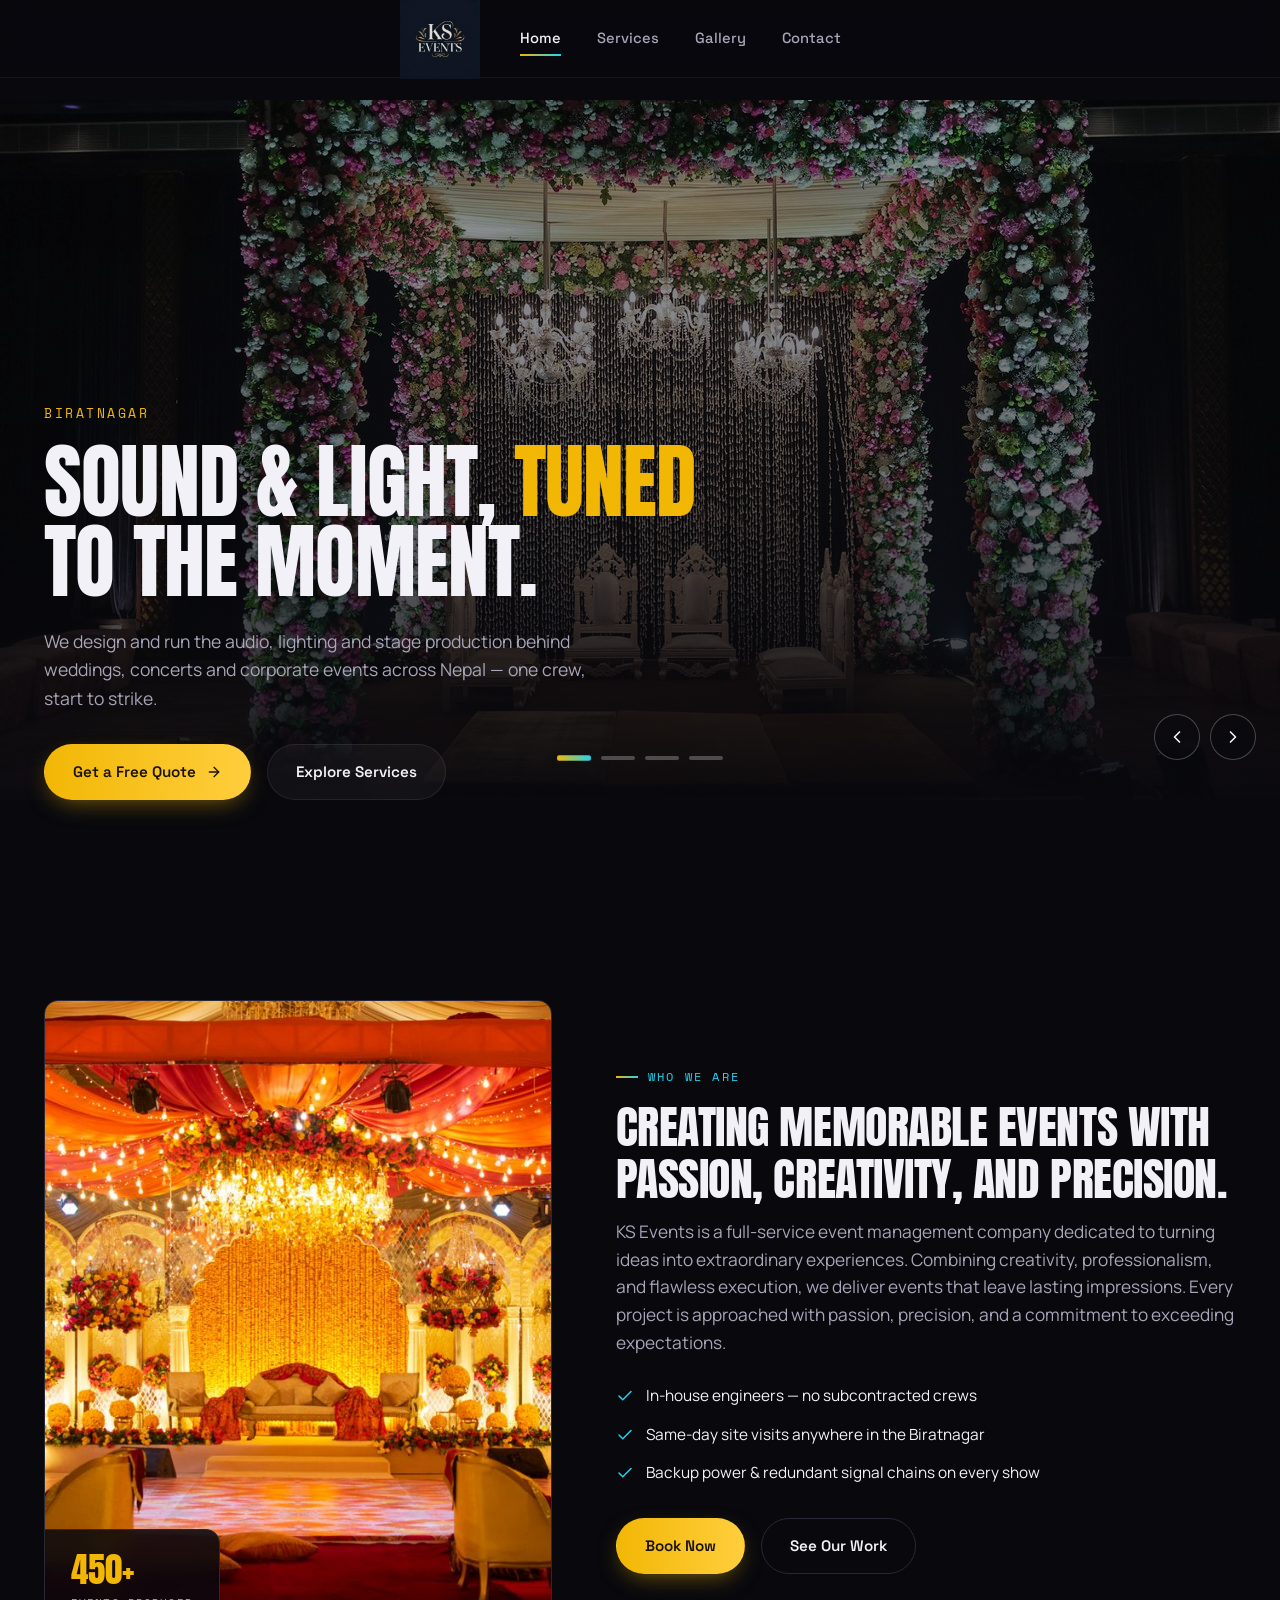
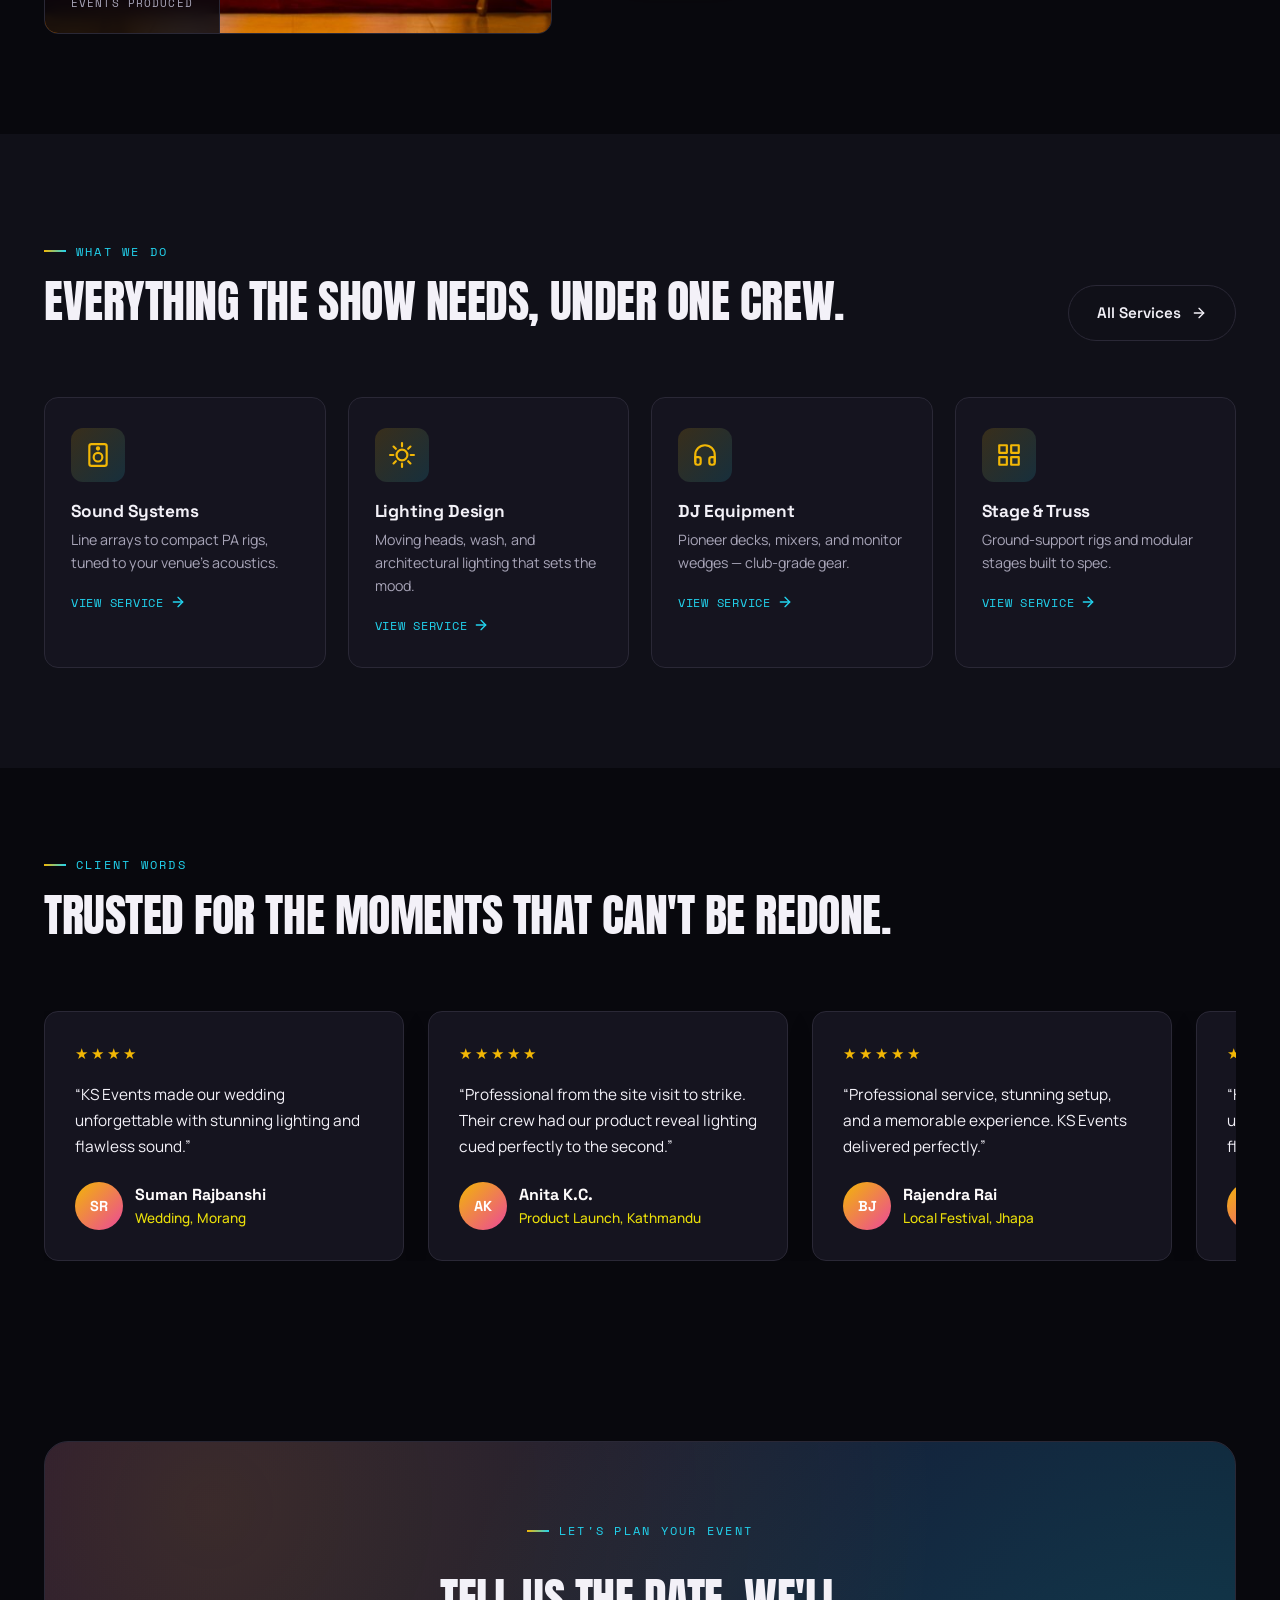
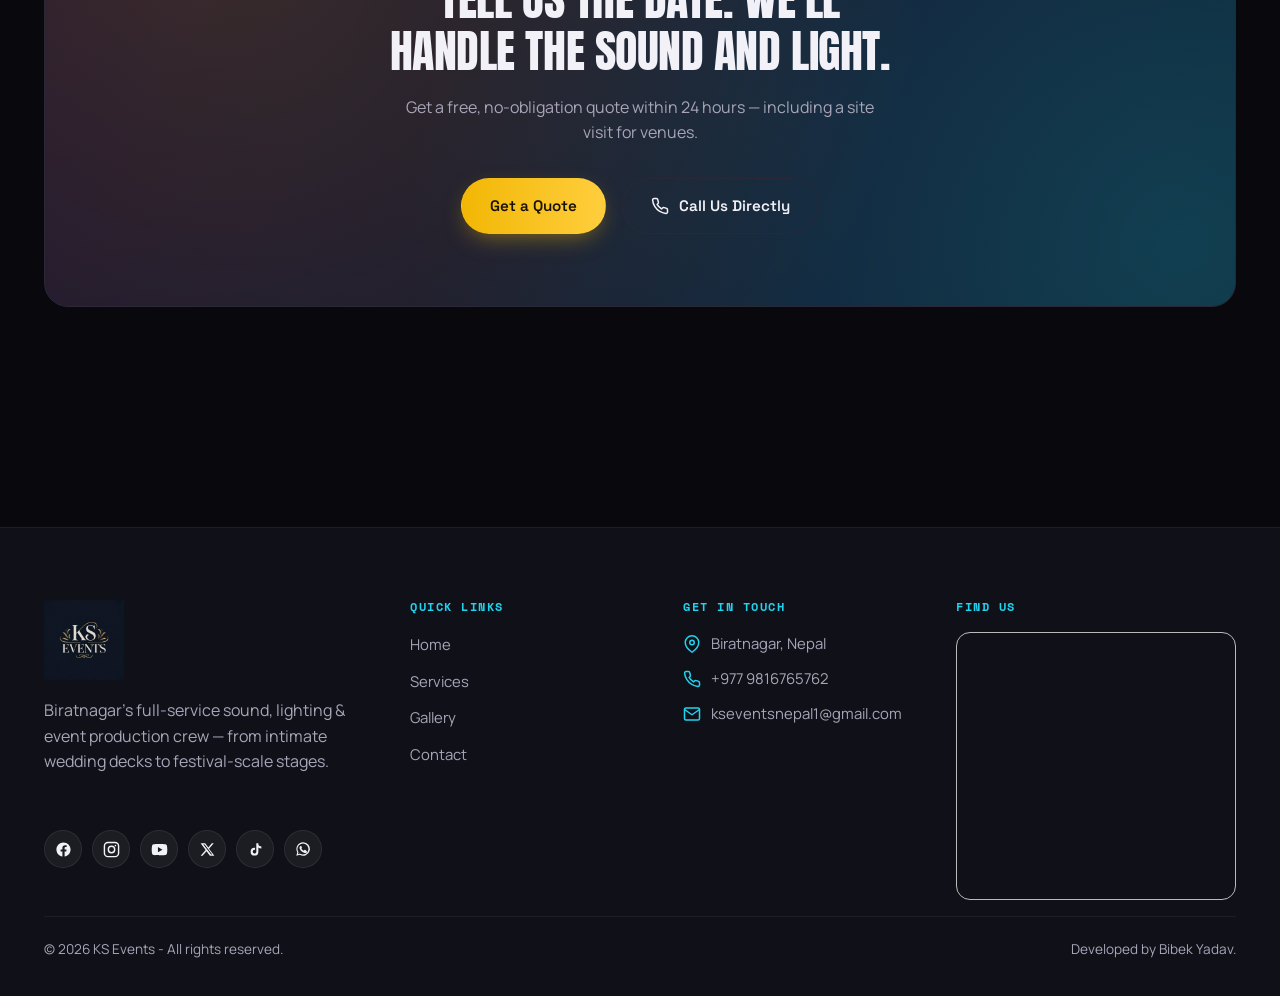
<file: index.html>
<!DOCTYPE html>
<html lang="en">
<head>
<meta charset="UTF-8">
<meta name="viewport" content="width=device-width, initial-scale=1.0">
<title>Home | KS Events</title>
<meta name="description" content="KS Events — full-service sound systems, lighting design, DJ equipment and stage production for weddings, concerts and corporate events in Biratnagar.">
<link rel="icon" href="data:image/svg+xml,<svg xmlns=%22http://www.w3.org/2000/svg%22 viewBox=%220 0 24 24%22><rect width=%2224%22 height=%2224%22 rx=%226%22 fill=%22%2308080d%22/><rect x=%224%22 y=%2210%22 width=%222.6%22 height=%224%22 fill=%22%23f2b705%22/><rect x=%228%22 y=%226%22 width=%222.6%22 height=%2212%22 fill=%22%2322d3ee%22/><rect x=%2212%22 y=%228%22 width=%222.6%22 height=%228%22 fill=%22%238b5cf6%22/><rect x=%2216%22 y=%224%22 width=%222.6%22 height=%2216%22 fill=%22%23ec4899%22/></svg>">
<link rel="stylesheet" href="css/style.css">
</head>
<body>
  <header class="site-header">
    <div class="container">

        <!-- Logo -->
        <a href="index.html" class="logo">
            <img src="assets/ks-events-logo.jpg" alt="KS Events Logo">
        </a>

        <!-- Desktop Navigation -->
        <nav class="nav-links" aria-label="Primary">
            <a href="index.html" class="active">Home</a>
            <a href="services.html">Services</a>
            <a href="gallery.html">Gallery</a>
            <a href="contact.html">Contact</a>
        </nav>

        <!-- Desktop Right Side -->
        <div class="nav-cta">

            <!-- Hamburger -->
            <button class="hamburger" aria-label="Toggle menu" aria-expanded="false">
                <span></span>
                <span></span>
                <span></span>
            </button>

        </div>

    </div>

    <!-- Mobile Menu -->
    <div class="mobile-menu" id="mobileMenu">
        <a href="index.html" class="active">Home</a>
        <a href="services.html">Services</a>
        <a href="gallery.html">Gallery</a>
        <a href="contact.html">Contact</a>
    </div>
</header>
  <main>
    <!-- HERO CAROUSEL -->
    <section class="hero">
      <div class="carousel">
        <div class="carousel-track">
        <div class="slide is-active">
          <img src="assets/img1.jpg" alt="Sound that fills the last row — KS tu event setup">
        </div>
        <div class="slide">
          <img src="assets/img2.jpg" alt="String lights, first dances, forever moments — KS Events event setup">
        </div>
        <div class="slide">
          <img src="assets/img3.jpg" alt="Product launches that land — KS Events event setup">
        </div>
        <div class="slide">
          <img src="assets/img4.jpg" alt="Decks, drops, and dancefloors — KS Events event setup">
        </div>
        </div>

        <div class="hero-content">
          <div class="container">
            <p class="hero-tag">Biratnagar</p>
            <h1 class="display-xl hero-title">Sound &amp; light, <span class="accent">tuned</span> to the moment.</h1>
            <p class="hero-sub">We design and run the audio, lighting and stage production behind weddings, concerts and corporate events across Nepal — one crew, start to strike.</p>
            <div class="hero-cta">
              <a href="contact.html" class="btn btn-primary">Get a Free Quote <svg viewBox="0 0 24 24" fill="none" stroke="currentColor" stroke-width="2" stroke-linecap="round" stroke-linejoin="round" width="16" height="16"><line x1="5" y1="12" x2="19" y2="12"/><polyline points="12 5 19 12 12 19"/></svg></a>
              <a href="services.html" class="btn btn-ghost">Explore Services</a>
            </div>
          </div>
        </div>

        <div class="carousel-nav">
          <div class="carousel-arrows">
            <button class="carousel-arrow prev" aria-label="Previous slide"><svg viewBox="0 0 24 24" fill="none" stroke="currentColor" stroke-width="2" stroke-linecap="round" stroke-linejoin="round" width="20" height="20"><polyline points="15 18 9 12 15 6"/></svg></button>
            <button class="carousel-arrow next" aria-label="Next slide"><svg viewBox="0 0 24 24" fill="none" stroke="currentColor" stroke-width="2" stroke-linecap="round" stroke-linejoin="round" width="20" height="20"><polyline points="9 18 15 12 9 6"/></svg></button>
          </div>
        </div>
        <div class="carousel-dots" aria-label="Slide navigation"></div>
      </div>
    </section>

    <!-- ABOUT -->
    <section>
      <div class="container about-grid">
        <div class="about-visual">
          <img src="assets/img5.jpg" alt="KS crew running front-of-house sound at a live event">
          <div class="stat-card">
            <div class="num">450+</div>
            <div class="lbl">Events Produced</div>
          </div>
        </div>
        <div class="about-copy">
          <p class="eyebrow">Who We Are</p>
          <h2 class="section-title">Creating memorable events with passion, creativity, and precision.</h2>
          <p class="lede">KS Events is a full-service event management company dedicated to turning ideas into extraordinary experiences. Combining creativity, professionalism, and flawless execution, we deliver events that leave lasting impressions. Every project is approached with passion, precision, and a commitment to exceeding expectations.</p>
          <ul class="check-list">
            <li><svg viewBox="0 0 24 24" fill="none" stroke="currentColor" stroke-width="2" stroke-linecap="round" stroke-linejoin="round" width="18" height="18"><polyline points="20 6 9 17 4 12"/></svg><span>In-house engineers &mdash; no subcontracted crews</span></li>
            <li><svg viewBox="0 0 24 24" fill="none" stroke="currentColor" stroke-width="2" stroke-linecap="round" stroke-linejoin="round" width="18" height="18"><polyline points="20 6 9 17 4 12"/></svg><span>Same-day site visits anywhere in the Biratnagar</span></li>
            <li><svg viewBox="0 0 24 24" fill="none" stroke="currentColor" stroke-width="2" stroke-linecap="round" stroke-linejoin="round" width="18" height="18"><polyline points="20 6 9 17 4 12"/></svg><span>Backup power &amp; redundant signal chains on every show</span></li>
          </ul>
          <div class="hero-cta" style="margin-top:32px;">
            <a href="contact.html" class="btn btn-primary">Book Now</a>
            <a href="gallery.html" class="btn btn-outline">See Our Work</a>
          </div>
        </div>
      </div>
    </section>

    <!-- SERVICES TEASER -->
    <section class="bg-alt">
      <div class="container">
        <div class="section-head">
          <div>
            <p class="eyebrow">What We Do</p>
            <h2 class="section-title">Everything the show needs, under one crew.</h2>
          </div>
          <a href="services.html" class="btn btn-outline">All Services <svg viewBox="0 0 24 24" fill="none" stroke="currentColor" stroke-width="2" stroke-linecap="round" stroke-linejoin="round" width="16" height="16"><line x1="5" y1="12" x2="19" y2="12"/><polyline points="12 5 19 12 12 19"/></svg></a>
        </div>
        <div class="tile-grid">
        <a href="services.html" class="tile">
          <div class="tile-icon"><svg viewBox="0 0 24 24" fill="none" stroke="currentColor" stroke-width="2" stroke-linecap="round" stroke-linejoin="round" width="26" height="26"><rect x="4" y="2" width="16" height="20" rx="2"/><circle cx="12" cy="14" r="4"/><circle cx="12" cy="6" r="1"/></svg></div>
          <h3>Sound Systems</h3>
          <p>Line arrays to compact PA rigs, tuned to your venue's acoustics.</p>
          <span class="tile-link">View service <svg viewBox="0 0 24 24" fill="none" stroke="currentColor" stroke-width="2" stroke-linecap="round" stroke-linejoin="round" width="16" height="16"><line x1="5" y1="12" x2="19" y2="12"/><polyline points="12 5 19 12 12 19"/></svg></span>
        </a>
        <a href="services.html" class="tile">
          <div class="tile-icon"><svg viewBox="0 0 24 24" fill="none" stroke="currentColor" stroke-width="2" stroke-linecap="round" stroke-linejoin="round" width="26" height="26"><circle cx="12" cy="12" r="5"/><line x1="12" y1="1" x2="12" y2="4"/><line x1="12" y1="20" x2="12" y2="23"/><line x1="4.2" y1="4.2" x2="6.3" y2="6.3"/><line x1="17.7" y1="17.7" x2="19.8" y2="19.8"/><line x1="1" y1="12" x2="4" y2="12"/><line x1="20" y1="12" x2="23" y2="12"/><line x1="4.2" y1="19.8" x2="6.3" y2="17.7"/><line x1="17.7" y1="6.3" x2="19.8" y2="4.2"/></svg></div>
          <h3>Lighting Design</h3>
          <p>Moving heads, wash, and architectural lighting that sets the mood.</p>
          <span class="tile-link">View service <svg viewBox="0 0 24 24" fill="none" stroke="currentColor" stroke-width="2" stroke-linecap="round" stroke-linejoin="round" width="16" height="16"><line x1="5" y1="12" x2="19" y2="12"/><polyline points="12 5 19 12 12 19"/></svg></span>
        </a>
        <a href="services.html" class="tile">
          <div class="tile-icon"><svg viewBox="0 0 24 24" fill="none" stroke="currentColor" stroke-width="2" stroke-linecap="round" stroke-linejoin="round" width="26" height="26"><path d="M3 18v-6a9 9 0 0 1 18 0v6"/><path d="M21 19a2 2 0 0 1-2 2h-1a2 2 0 0 1-2-2v-3a2 2 0 0 1 2-2h3zM3 19a2 2 0 0 0 2 2h1a2 2 0 0 0 2-2v-3a2 2 0 0 0-2-2H3z"/></svg></div>
          <h3>DJ Equipment</h3>
          <p>Pioneer decks, mixers, and monitor wedges — club-grade gear.</p>
          <span class="tile-link">View service <svg viewBox="0 0 24 24" fill="none" stroke="currentColor" stroke-width="2" stroke-linecap="round" stroke-linejoin="round" width="16" height="16"><line x1="5" y1="12" x2="19" y2="12"/><polyline points="12 5 19 12 12 19"/></svg></span>
        </a>
        <a href="services.html" class="tile">
          <div class="tile-icon"><svg viewBox="0 0 24 24" fill="none" stroke="currentColor" stroke-width="2" stroke-linecap="round" stroke-linejoin="round" width="26" height="26"><rect x="3" y="3" width="7" height="7"/><rect x="14" y="3" width="7" height="7"/><rect x="14" y="14" width="7" height="7"/><rect x="3" y="14" width="7" height="7"/></svg></div>
          <h3>Stage & Truss</h3>
          <p>Ground-support rigs and modular stages built to spec.</p>
          <span class="tile-link">View service <svg viewBox="0 0 24 24" fill="none" stroke="currentColor" stroke-width="2" stroke-linecap="round" stroke-linejoin="round" width="16" height="16"><line x1="5" y1="12" x2="19" y2="12"/><polyline points="12 5 19 12 12 19"/></svg></span>
        </a>
        </div>
      </div>
    </section>

    <!-- TESTIMONIALS -->
    <section class="testimonial-section">

<div class="container">

    <div class="section-head">
        <div>
            <p class="eyebrow">Client Words</p>
            <h2 class="section-title">Trusted for the moments that can't be redone.</h2>
        </div>
    </div>

    <div class="testimonial-slider">

        <div class="testimonial-track" id="testimonialTrack">

            <!-- Card 1 -->
            <div class="testi-card">
                <div class="testi-stars">★★★★</div>
                <p class="testi-quote">
                  “KS Events made our wedding unforgettable with stunning lighting and flawless sound.”                
                </p>
                <div class="testi-person">
                    <div class="avatar">SR</div>
                    <div>
                        <div class="name">Suman Rajbanshi</div>
                        <div class="role">Wedding, Morang</div>
                    </div>
                </div>
            </div>

            <!-- Card 2 -->
            <div class="testi-card">
                <div class="testi-stars">★★★★★</div>
                <p class="testi-quote">
                    “Professional from the site visit to strike. Their crew had our product reveal lighting cued perfectly to the second.”
                </p>

                <div class="testi-person">
                    <div class="avatar">AK</div>
                    <div>
                        <div class="name">Anita K.C.</div>
                        <div class="role">Product Launch, Kathmandu</div>
                    </div>
                </div>
            </div>

            
            <!-- Card 4 -->
<div class="testi-card">
    <div class="testi-stars">★★★★★</div>
    <p class="testi-quote">
“Professional service, stunning setup, and a memorable experience. KS Events delivered perfectly.”
</p>    
                <div class="testi-person">

    <div class="avatar">BJ</div>
        <div>
            <div class="name">Rajendra Rai</div>
            <div class="role">Local Festival, Jhapa</div>
        </div>
    </div>
</div>

        </div>

    </div>

</div>

<script>
// Duplicate cards for seamless infinite scrolling
const track = document.getElementById("testimonialTrack");
track.innerHTML += track.innerHTML;
</script>

</section>

    <!-- CTA BAND -->
    <section>
      <div class="container">
        <div class="cta-band">
          <p class="eyebrow" style="justify-content:center;">Let's Plan Your Event</p>
          <h2 class="section-title">Tell us the date. We'll handle the sound and light.</h2>
          <p>Get a free, no-obligation quote within 24 hours &mdash; including a site visit for venues.</p>
          <div class="cta-actions">
            <a href="contact.html" class="btn btn-primary">Get a Quote</a>
            <a href="tel:+9779816765762" class="btn btn-outline"><svg viewBox="0 0 24 24" fill="none" stroke="currentColor" stroke-width="2" stroke-linecap="round" stroke-linejoin="round" width="18" height="18"><path d="M22 16.92v3a2 2 0 0 1-2.18 2 19.79 19.79 0 0 1-8.63-3.07 19.5 19.5 0 0 1-6-6 19.79 19.79 0 0 1-3.07-8.67A2 2 0 0 1 4.11 2h3a2 2 0 0 1 2 1.72c.127.96.361 1.9.7 2.81a2 2 0 0 1-.45 2.11L8.09 9.91a16 16 0 0 0 6 6l1.27-1.27a2 2 0 0 1 2.11-.45c.91.339 1.85.573 2.81.7A2 2 0 0 1 22 16.92z"/></svg> Call Us Directly</a>
          </div>
        </div>
      </div>
    </section>
  </main>

  <footer class="site-footer">
    <div class="container">
      <div class="footer-grid">
        <div class="footer-brand">
           <a href="index.html" class="logo">
    <img src="assets/ks-events-logo.jpg" alt="KS Events Logo">
</a>
          <p style="margin-top:18px;">Biratnagar's full-service sound, lighting &amp; event production crew — from intimate wedding decks to festival-scale stages.</p>
          <div class="social-row">
          <a href="https://www.facebook.com/kseventsnepal" aria-label="Facebook" target="_blank" rel="noopener"><svg viewBox="0 0 24 24" fill="currentColor" width="17" height="17"><path d="M22 12.06C22 6.5 17.52 2 12 2S2 6.5 2 12.06c0 5 3.66 9.15 8.44 9.94v-7.03H7.9v-2.9h2.54V9.85c0-2.5 1.49-3.89 3.78-3.89 1.1 0 2.24.2 2.24.2v2.46h-1.26c-1.24 0-1.63.77-1.63 1.56v1.88h2.78l-.44 2.9h-2.34V22c4.78-.79 8.44-4.94 8.44-9.94z"/></svg></a>
          <a href="https://www.instagram.com/kseventsnepal" aria-label="Instagram" target="_blank" rel="noopener"><svg viewBox="0 0 24 24" fill="none" stroke="currentColor" stroke-width="2" width="17" height="17"><rect x="2" y="2" width="20" height="20" rx="5"/><circle cx="12" cy="12" r="4.5"/><circle cx="17.5" cy="6.5" r="1.1" fill="currentColor" stroke="none"/></svg></a>
          <a href="https://www.youtube.com/@kseventsnepal" aria-label="YouTube" target="_blank" rel="noopener"><svg viewBox="0 0 24 24" fill="currentColor" width="17" height="17"><path d="M22.5 6.7a2.8 2.8 0 0 0-2-2C18.9 4.2 12 4.2 12 4.2s-6.9 0-8.5.5a2.8 2.8 0 0 0-2 2A29.4 29.4 0 0 0 1 12.2a29.4 29.4 0 0 0 .5 5.6 2.8 2.8 0 0 0 2 2c1.6.5 8.5.5 8.5.5s6.9 0 8.5-.5a2.8 2.8 0 0 0 2-2 29.4 29.4 0 0 0 .5-5.6 29.4 29.4 0 0 0-.5-5.5zM9.8 15.9V8.5l6.4 3.7z"/></svg></a>
          <a href="https://x.com/kseventsnepal" aria-label="X / Twitter" target="_blank" rel="noopener"><svg viewBox="0 0 24 24" fill="currentColor" width="15" height="15"><path d="M18.9 2H22l-7.6 8.7L23 22h-7.1l-5.5-7.2L4 22H1l8.1-9.3L1 2h7.3l5 6.6L18.9 2zm-1.2 18h1.9L7.4 4H5.3l12.4 16z"/></svg></a>
          <a href="https://www.tiktok.com/@kseventsnepal" aria-label="TikTok" target="_blank" rel="noopener"><svg viewBox="0 0 24 24" fill="currentColor" width="15" height="15"><path d="M16.6 2h-3.3v13.4c0 1.6-1.3 2.9-2.9 2.9a2.9 2.9 0 0 1-2.9-2.9 2.9 2.9 0 0 1 2.9-2.9c.3 0 .6 0 .9.1V9.3a6.2 6.2 0 0 0-.9-.1A6.2 6.2 0 0 0 4.2 15.4 6.2 6.2 0 0 0 10.4 21.6a6.2 6.2 0 0 0 6.2-6.2V8.8a8.2 8.2 0 0 0 4.8 1.5V7c-2.1 0-4-1.1-4.8-2.6V2z"/></svg></a>
          <a href="https://wa.me/9816765762" aria-label="WhatsApp" target="_blank" rel="noopener"><svg viewBox="0 0 24 24" fill="currentColor" width="16" height="16"><path d="M12 2a10 10 0 0 0-8.6 15L2 22l5.2-1.4A10 10 0 1 0 12 2zm0 18.2a8.2 8.2 0 0 1-4.2-1.1l-.3-.2-3.1.8.8-3-.2-.3a8.2 8.2 0 1 1 7 3.8zm4.5-6.1c-.2-.1-1.5-.7-1.7-.8-.2-.1-.4-.1-.6.1-.2.2-.7.8-.8 1-.1.1-.3.2-.5.1-.2-.1-1-.4-1.9-1.2-.7-.6-1.2-1.4-1.3-1.6-.1-.2 0-.4.1-.5.1-.1.3-.3.4-.5.1-.1.2-.3.2-.4.1-.2 0-.4 0-.5-.1-.1-.6-1.5-.8-2-.2-.5-.4-.4-.6-.4h-.5c-.2 0-.5.1-.7.3-.2.2-1 1-1 2.4s1 2.8 1.1 3c.1.2 2 3 4.8 4.3.7.3 1.2.5 1.6.6.7.2 1.3.2 1.8.1.5-.1 1.5-.6 1.7-1.2.2-.6.2-1.1.2-1.2-.1-.2-.3-.2-.5-.3z"/></svg></a>
          </div>
        </div>
        <div class="footer-col">
          <h4>Quick Links</h4>
          <ul>
            <li><a href="index.html">Home</a></li>
            <li><a href="services.html">Services</a></li>
            <li><a href="gallery.html">Gallery</a></li>
            <li><a href="contact.html">Contact</a></li>
          </ul>
        </div>
        <div class="footer-col">
          <h4>Get In Touch</h4>
          <ul class="footer-contact">
            <li><svg viewBox="0 0 24 24" fill="none" stroke="currentColor" stroke-width="2" stroke-linecap="round" stroke-linejoin="round" width="18" height="18"><path d="M21 10c0 7-9 13-9 13s-9-6-9-13a9 9 0 0 1 18 0z"/><circle cx="12" cy="10" r="3"/></svg><span>Biratnagar, Nepal</span></li>
            <li><svg viewBox="0 0 24 24" fill="none" stroke="currentColor" stroke-width="2" stroke-linecap="round" stroke-linejoin="round" width="18" height="18"><path d="M22 16.92v3a2 2 0 0 1-2.18 2 19.79 19.79 0 0 1-8.63-3.07 19.5 19.5 0 0 1-6-6 19.79 19.79 0 0 1-3.07-8.67A2 2 0 0 1 4.11 2h3a2 2 0 0 1 2 1.72c.127.96.361 1.9.7 2.81a2 2 0 0 1-.45 2.11L8.09 9.91a16 16 0 0 0 6 6l1.27-1.27a2 2 0 0 1 2.11-.45c.91.339 1.85.573 2.81.7A2 2 0 0 1 22 16.92z"/></svg><span><a href="tel:+977981-6765762">+977 9816765762</a></span></li>
            <li><svg viewBox="0 0 24 24" fill="none" stroke="currentColor" stroke-width="2" stroke-linecap="round" stroke-linejoin="round" width="18" height="18"><rect x="2" y="4" width="20" height="16" rx="2"/><polyline points="22,6 12,13 2,6"/></svg><span><a href="mailto:kseventsnepal1@gmail.com">kseventsnepal1@gmail.com</a></span></li>
          </ul>
        </div>
        <div class="footer-col">
          <h4>Find Us</h4>
          <div class="footer-map">
<iframe src="https://www.google.com/maps/embed?pb=!1m18!1m12!1m3!1d434561.40203248017!2d86.66157128906248!3d26.46418749999999!2m3!1f0!2f0!3f0!3m2!1i1024!2i768!4f13.1!3m3!1m2!1s0x39ef75a3196e18e9%3A0xb4c93effccb5a63e!2sKS%20Events!5e1!3m2!1sen!2sus!4v1784342644510!5m2!1sen!2sus" width="400" height="300" style="border:0;" allowfullscreen="" loading="lazy" referrerpolicy="strict-origin-when-cross-origin"></iframe>          </div>
        </div>
      </div>
      <div class="footer-bottom">
        <p>&copy; <span data-year></span> KS Events - All rights reserved.</p>
        <p>Developed by <a href="https://bibekyadav.com.np" target="_blank" rel="noopener noreferrer">Bibek Yadav</a>.</p>
      </div>
    </div>
  </footer>
  <script src="js/main.js"></script>
</body>
</html>
</file>
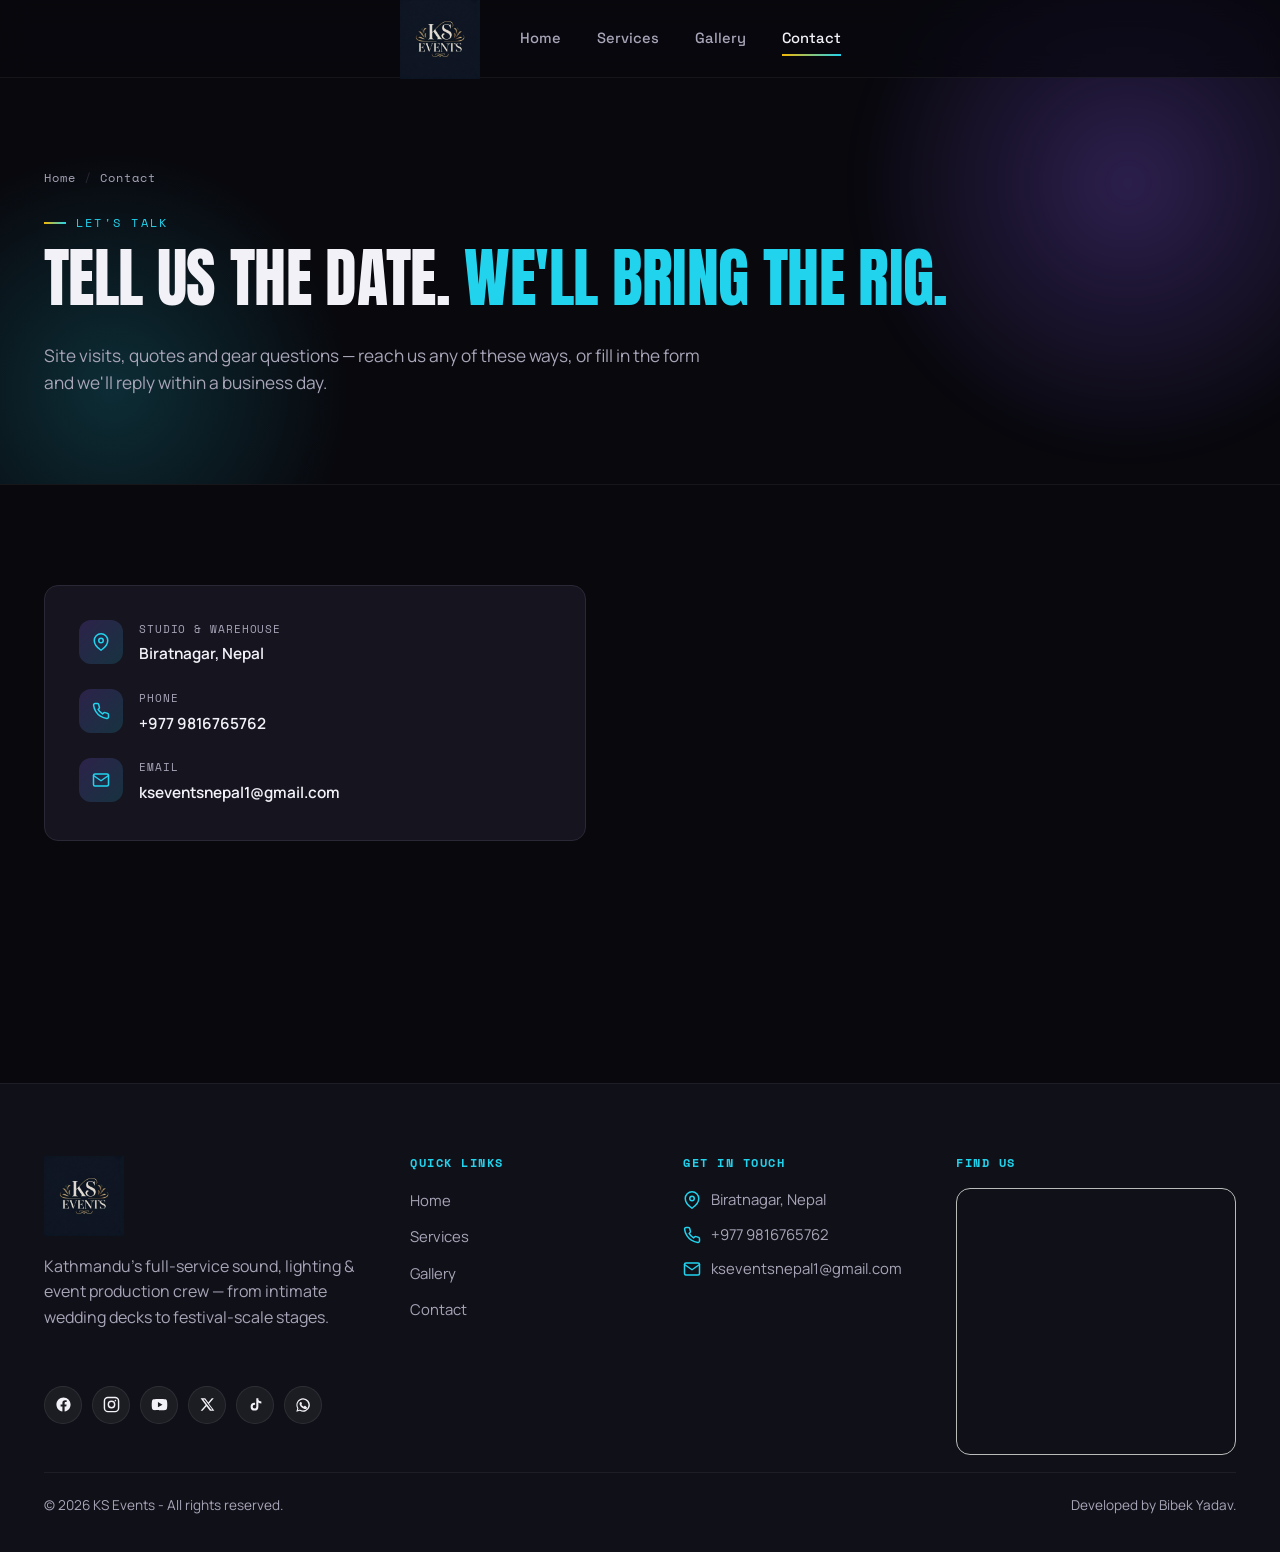
<file: contact.html>
<!DOCTYPE html>
<html lang="en">
<head>
<meta charset="UTF-8">
<meta name="viewport" content="width=device-width, initial-scale=1.0">
<title>Contact | KS — Events</title>
<meta name="description" content="Contact KS Sound & Light Co. in Kathmandu for a quote on sound systems, lighting, DJ equipment and stage production.">
<link rel="icon" href="data:image/svg+xml,<svg xmlns=%22http://www.w3.org/2000/svg%22 viewBox=%220 0 24 24%22><rect width=%2224%22 height=%2224%22 rx=%226%22 fill=%22%2308080d%22/><rect x=%224%22 y=%2210%22 width=%222.6%22 height=%224%22 fill=%22%23f2b705%22/><rect x=%228%22 y=%226%22 width=%222.6%22 height=%2212%22 fill=%22%2322d3ee%22/><rect x=%2212%22 y=%228%22 width=%222.6%22 height=%228%22 fill=%22%238b5cf6%22/><rect x=%2216%22 y=%224%22 width=%222.6%22 height=%2216%22 fill=%22%23ec4899%22/></svg>">
<link rel="stylesheet" href="css/style.css">
</head>
<body>
   <header class="site-header">
    <div class="container">

        <!-- Logo -->
        <a href="index.html" class="logo">
            <img src="assets/ks-events-logo.jpg" alt="KS Events Logo">
        </a>

        <!-- Desktop Navigation -->
        <nav class="nav-links" aria-label="Primary">
            <a href="index.html">Home</a>
      <a href="services.html">Services</a>
      <a href="gallery.html">Gallery</a>
      <a href="contact.html" class="active">Contact</a>
        </nav>

        <!-- Desktop Right Side -->
        <div class="nav-cta">

            <!-- Hamburger -->
            <button class="hamburger" aria-label="Toggle menu" aria-expanded="false">
                <span></span>
                <span></span>
                <span></span>
            </button>

        </div>

    </div>

    <!-- Mobile Menu -->
    <div class="mobile-menu" id="mobileMenu">
     <a href="index.html">Home</a>
      <a href="services.html">Services</a>
      <a href="gallery.html">Gallery</a>
      <a href="contact.html" class="active">Contact</a>
    </div>
</header>

  <main>
    <section class="page-hero">
      <div class="container">
        <p class="breadcrumb"><a href="index.html">Home</a><span class="sep">/</span>Contact</p>
        <p class="eyebrow">Let's Talk</p>
        <h1 class="display-xl" style="font-size:clamp(2.2rem,5vw,4rem);">Tell us the date. <span class="accent-2">We'll bring the rig.</span></h1>
        <p class="lede" style="margin-top:18px;">Site visits, quotes and gear questions &mdash; reach us any of these ways, or fill in the form and we'll reply within a business day.</p>
      </div>
    </section>

    <section>
      <div class="container contact-grid">
        <div>
          <div class="contact-info-card">
            <ul class="contact-info-list">
              <li>
                <div class="ci-icon"><svg viewBox="0 0 24 24" fill="none" stroke="currentColor" stroke-width="2" stroke-linecap="round" stroke-linejoin="round" width="18" height="18"><path d="M21 10c0 7-9 13-9 13s-9-6-9-13a9 9 0 0 1 18 0z"/><circle cx="12" cy="10" r="3"/></svg></div>
                <div>
                  <div class="ci-label">Studio &amp; Warehouse</div>
                  <div class="ci-value">Biratnagar, Nepal</div>
                </div>
              </li>
              <li>
                <div class="ci-icon"><svg viewBox="0 0 24 24" fill="none" stroke="currentColor" stroke-width="2" stroke-linecap="round" stroke-linejoin="round" width="18" height="18"><path d="M22 16.92v3a2 2 0 0 1-2.18 2 19.79 19.79 0 0 1-8.63-3.07 19.5 19.5 0 0 1-6-6 19.79 19.79 0 0 1-3.07-8.67A2 2 0 0 1 4.11 2h3a2 2 0 0 1 2 1.72c.127.96.361 1.9.7 2.81a2 2 0 0 1-.45 2.11L8.09 9.91a16 16 0 0 0 6 6l1.27-1.27a2 2 0 0 1 2.11-.45c.91.339 1.85.573 2.81.7A2 2 0 0 1 22 16.92z"/></svg></div>
                <div>
                  <div class="ci-label">Phone</div>
                  <a class="ci-value" href="tel:+9779816765762">+977 9816765762</a>
                </div>
              </li>
              <li>
                <div class="ci-icon"><svg viewBox="0 0 24 24" fill="none" stroke="currentColor" stroke-width="2" stroke-linecap="round" stroke-linejoin="round" width="18" height="18"><rect x="2" y="4" width="20" height="16" rx="2"/><polyline points="22,6 12,13 2,6"/></svg></div>
                <div>
                  <div class="ci-label">Email</div>
                  <a class="ci-value" href="mailto:kseventsnepal1@gmail.com">kseventsnepal1@gmail.com</a>
                </div>
              </li>
              <!--  -->
            </ul>
          </div>
    </section>
  </main>

  <footer class="site-footer">
    <div class="container">
      <div class="footer-grid">
        <div class="footer-brand">
          <a href="index.html" class="logo">
    <img src="assets/ks-events-logo.jpg" alt="KS Events Logo">
</a>
          <p style="margin-top:18px;">Kathmandu's full-service sound, lighting &amp; event production crew — from intimate wedding decks to festival-scale stages.</p>
           <div class="social-row">
          <a href="https://www.facebook.com/kseventsnepal" aria-label="Facebook" target="_blank" rel="noopener"><svg viewBox="0 0 24 24" fill="currentColor" width="17" height="17"><path d="M22 12.06C22 6.5 17.52 2 12 2S2 6.5 2 12.06c0 5 3.66 9.15 8.44 9.94v-7.03H7.9v-2.9h2.54V9.85c0-2.5 1.49-3.89 3.78-3.89 1.1 0 2.24.2 2.24.2v2.46h-1.26c-1.24 0-1.63.77-1.63 1.56v1.88h2.78l-.44 2.9h-2.34V22c4.78-.79 8.44-4.94 8.44-9.94z"/></svg></a>
          <a href="https://www.instagram.com/kseventsnepal" aria-label="Instagram" target="_blank" rel="noopener"><svg viewBox="0 0 24 24" fill="none" stroke="currentColor" stroke-width="2" width="17" height="17"><rect x="2" y="2" width="20" height="20" rx="5"/><circle cx="12" cy="12" r="4.5"/><circle cx="17.5" cy="6.5" r="1.1" fill="currentColor" stroke="none"/></svg></a>
          <a href="https://www.youtube.com/@kseventsnepal" aria-label="YouTube" target="_blank" rel="noopener"><svg viewBox="0 0 24 24" fill="currentColor" width="17" height="17"><path d="M22.5 6.7a2.8 2.8 0 0 0-2-2C18.9 4.2 12 4.2 12 4.2s-6.9 0-8.5.5a2.8 2.8 0 0 0-2 2A29.4 29.4 0 0 0 1 12.2a29.4 29.4 0 0 0 .5 5.6 2.8 2.8 0 0 0 2 2c1.6.5 8.5.5 8.5.5s6.9 0 8.5-.5a2.8 2.8 0 0 0 2-2 29.4 29.4 0 0 0 .5-5.6 29.4 29.4 0 0 0-.5-5.5zM9.8 15.9V8.5l6.4 3.7z"/></svg></a>
          <a href="https://x.com/kseventsnepal" aria-label="X / Twitter" target="_blank" rel="noopener"><svg viewBox="0 0 24 24" fill="currentColor" width="15" height="15"><path d="M18.9 2H22l-7.6 8.7L23 22h-7.1l-5.5-7.2L4 22H1l8.1-9.3L1 2h7.3l5 6.6L18.9 2zm-1.2 18h1.9L7.4 4H5.3l12.4 16z"/></svg></a>
          <a href="https://www.tiktok.com/@kseventsnepal" aria-label="TikTok" target="_blank" rel="noopener"><svg viewBox="0 0 24 24" fill="currentColor" width="15" height="15"><path d="M16.6 2h-3.3v13.4c0 1.6-1.3 2.9-2.9 2.9a2.9 2.9 0 0 1-2.9-2.9 2.9 2.9 0 0 1 2.9-2.9c.3 0 .6 0 .9.1V9.3a6.2 6.2 0 0 0-.9-.1A6.2 6.2 0 0 0 4.2 15.4 6.2 6.2 0 0 0 10.4 21.6a6.2 6.2 0 0 0 6.2-6.2V8.8a8.2 8.2 0 0 0 4.8 1.5V7c-2.1 0-4-1.1-4.8-2.6V2z"/></svg></a>
          <a href="https://wa.me/9816765762" aria-label="WhatsApp" target="_blank" rel="noopener"><svg viewBox="0 0 24 24" fill="currentColor" width="16" height="16"><path d="M12 2a10 10 0 0 0-8.6 15L2 22l5.2-1.4A10 10 0 1 0 12 2zm0 18.2a8.2 8.2 0 0 1-4.2-1.1l-.3-.2-3.1.8.8-3-.2-.3a8.2 8.2 0 1 1 7 3.8zm4.5-6.1c-.2-.1-1.5-.7-1.7-.8-.2-.1-.4-.1-.6.1-.2.2-.7.8-.8 1-.1.1-.3.2-.5.1-.2-.1-1-.4-1.9-1.2-.7-.6-1.2-1.4-1.3-1.6-.1-.2 0-.4.1-.5.1-.1.3-.3.4-.5.1-.1.2-.3.2-.4.1-.2 0-.4 0-.5-.1-.1-.6-1.5-.8-2-.2-.5-.4-.4-.6-.4h-.5c-.2 0-.5.1-.7.3-.2.2-1 1-1 2.4s1 2.8 1.1 3c.1.2 2 3 4.8 4.3.7.3 1.2.5 1.6.6.7.2 1.3.2 1.8.1.5-.1 1.5-.6 1.7-1.2.2-.6.2-1.1.2-1.2-.1-.2-.3-.2-.5-.3z"/></svg></a>
          </div>
        </div>
        <div class="footer-col">
          <h4>Quick Links</h4>
          <ul>
            <li><a href="index.html">Home</a></li>
            <li><a href="services.html">Services</a></li>
            <li><a href="gallery.html">Gallery</a></li>
            <li><a href="contact.html">Contact</a></li>
          </ul>
        </div>
        <div class="footer-col">
          <h4>Get In Touch</h4>
           <ul class="footer-contact">
            <li><svg viewBox="0 0 24 24" fill="none" stroke="currentColor" stroke-width="2" stroke-linecap="round" stroke-linejoin="round" width="18" height="18"><path d="M21 10c0 7-9 13-9 13s-9-6-9-13a9 9 0 0 1 18 0z"/><circle cx="12" cy="10" r="3"/></svg><span>Biratnagar, Nepal</span></li>
            <li><svg viewBox="0 0 24 24" fill="none" stroke="currentColor" stroke-width="2" stroke-linecap="round" stroke-linejoin="round" width="18" height="18"><path d="M22 16.92v3a2 2 0 0 1-2.18 2 19.79 19.79 0 0 1-8.63-3.07 19.5 19.5 0 0 1-6-6 19.79 19.79 0 0 1-3.07-8.67A2 2 0 0 1 4.11 2h3a2 2 0 0 1 2 1.72c.127.96.361 1.9.7 2.81a2 2 0 0 1-.45 2.11L8.09 9.91a16 16 0 0 0 6 6l1.27-1.27a2 2 0 0 1 2.11-.45c.91.339 1.85.573 2.81.7A2 2 0 0 1 22 16.92z"/></svg><span><a href="tel:+977981-6765762">+977 9816765762</a></span></li>
            <li><svg viewBox="0 0 24 24" fill="none" stroke="currentColor" stroke-width="2" stroke-linecap="round" stroke-linejoin="round" width="18" height="18"><rect x="2" y="4" width="20" height="16" rx="2"/><polyline points="22,6 12,13 2,6"/></svg><span><a href="mailto:kseventsnepal1@gmail.com">kseventsnepal1@gmail.com</a></span></li>
          </ul>
        </div>
        <div class="footer-col">
          <h4>Find Us</h4>
          <div class="footer-map">
<iframe src="https://www.google.com/maps/embed?pb=!1m18!1m12!1m3!1d434561.40203248017!2d86.66157128906248!3d26.46418749999999!2m3!1f0!2f0!3f0!3m2!1i1024!2i768!4f13.1!3m3!1m2!1s0x39ef75a3196e18e9%3A0xb4c93effccb5a63e!2sKS%20Events!5e1!3m2!1sen!2sus!4v1784342644510!5m2!1sen!2sus" width="400" height="300" style="border:0;" allowfullscreen="" loading="lazy" referrerpolicy="strict-origin-when-cross-origin"></iframe>          </div>
        </div>
      </div>
      <div class="footer-bottom">
        <p>&copy; <span data-year></span> KS Events - All rights reserved.</p>
        <p>Developed by <a href="https://bibekyadav.com.np" target="_blank" rel="noopener noreferrer">Bibek Yadav</a>.</p>
      </div>
    </div>
  </footer>
  <script src="js/main.js"></script>
  <script>
    document.getElementById('contactSocials').innerHTML = document.querySelector('.mobile-menu .social-row').innerHTML;
  </script>
</body>
</html>
</file>
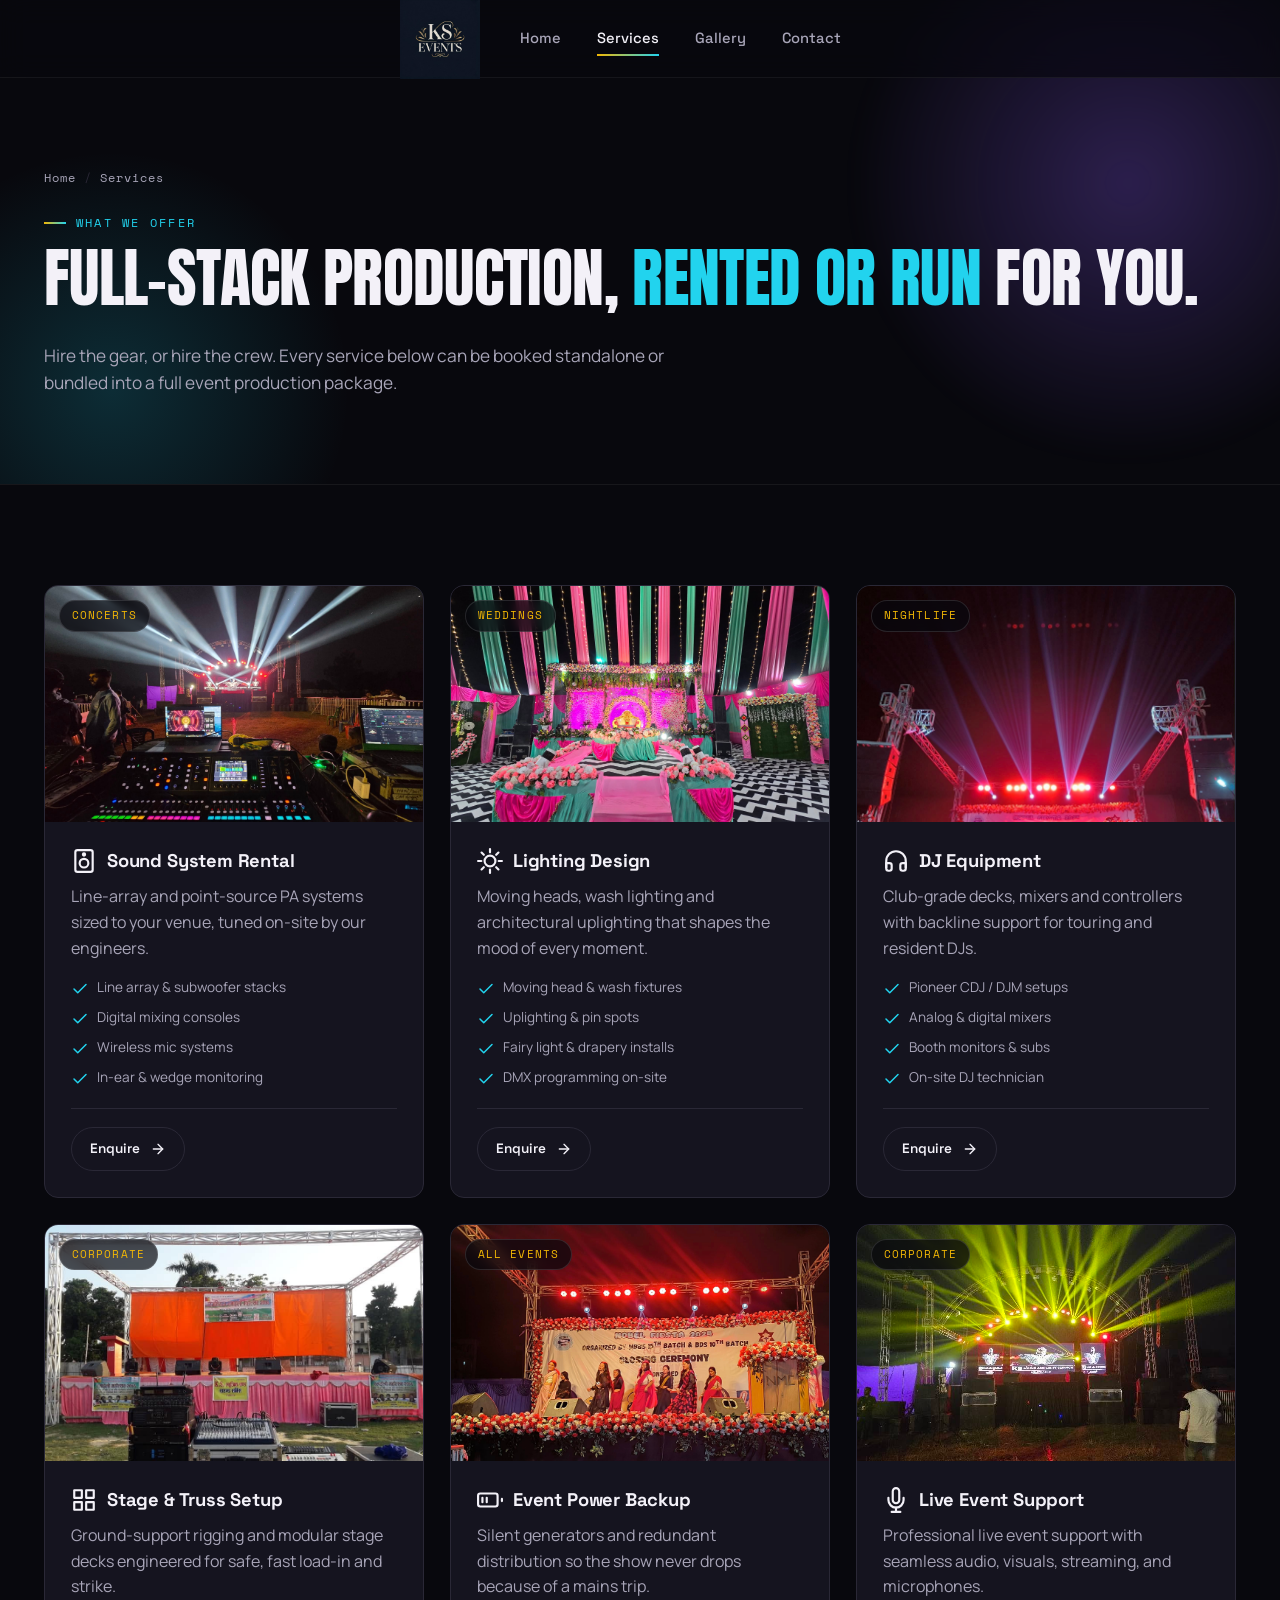
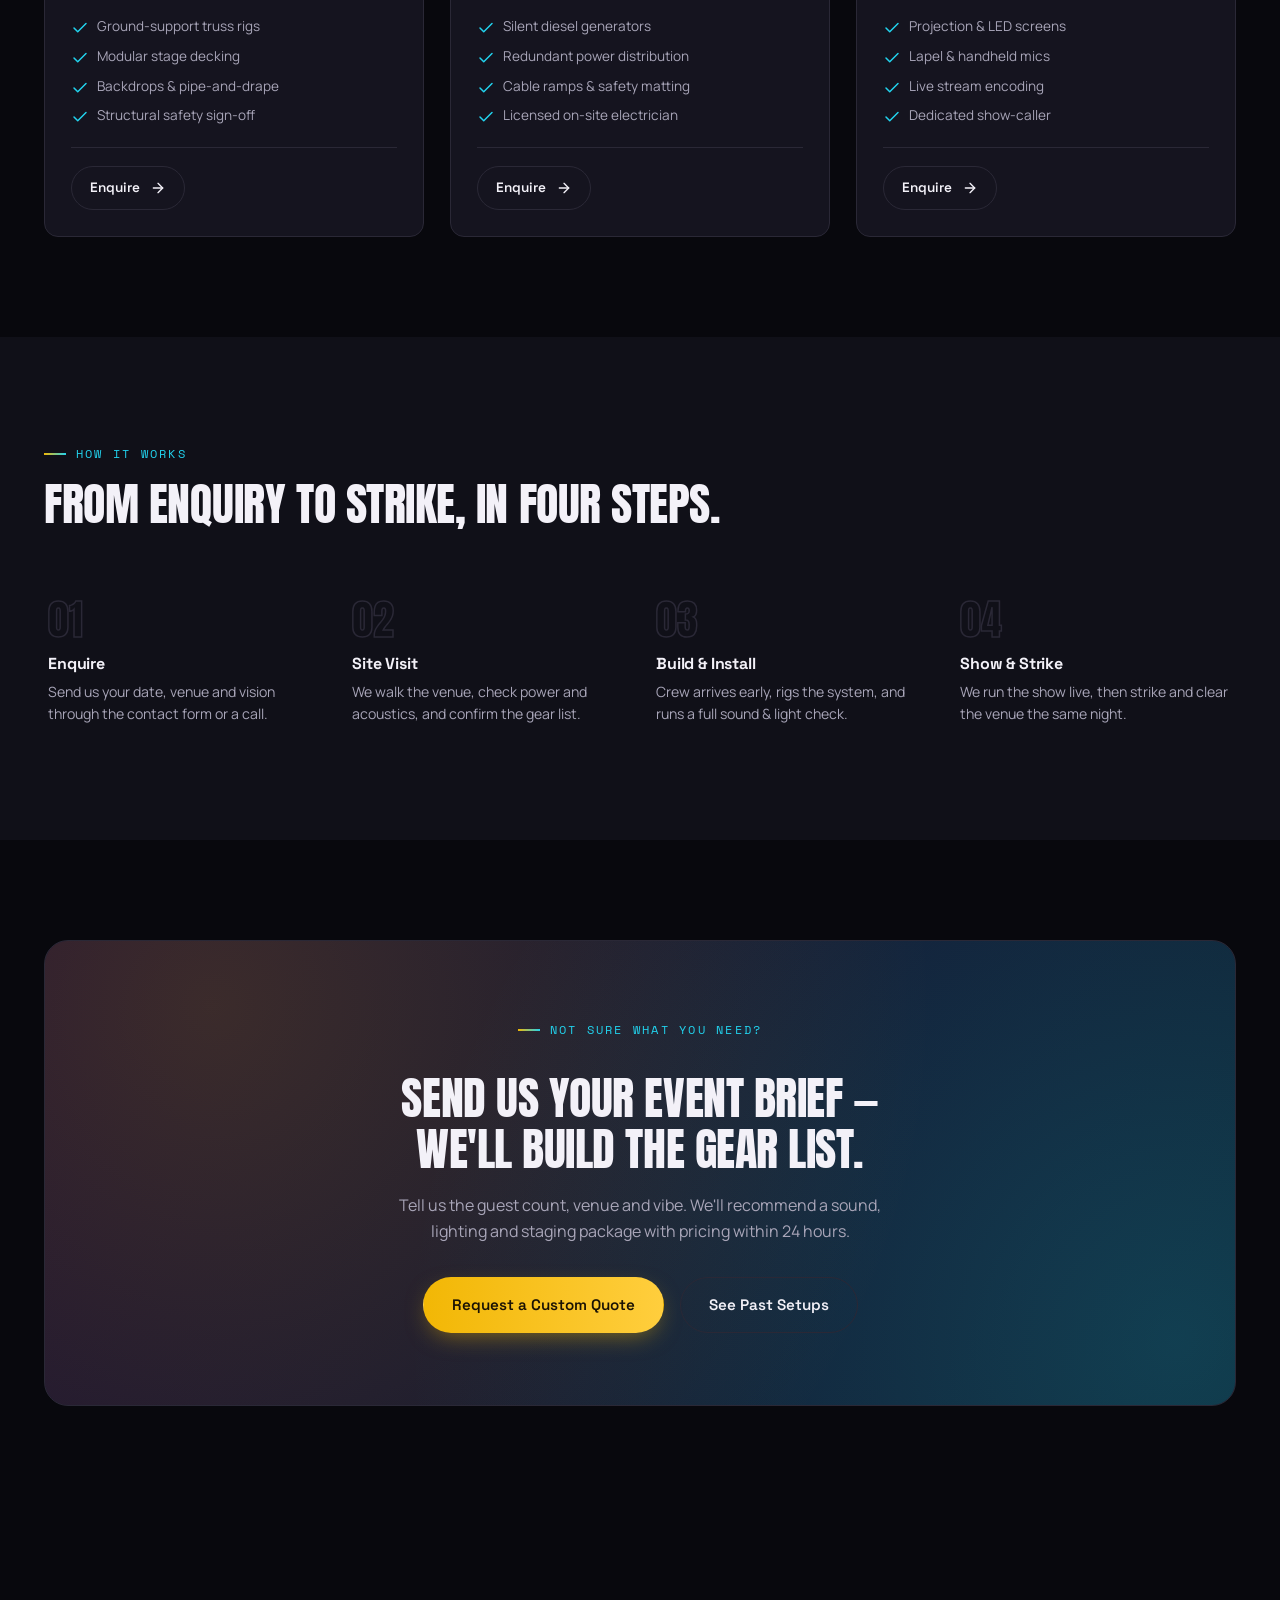
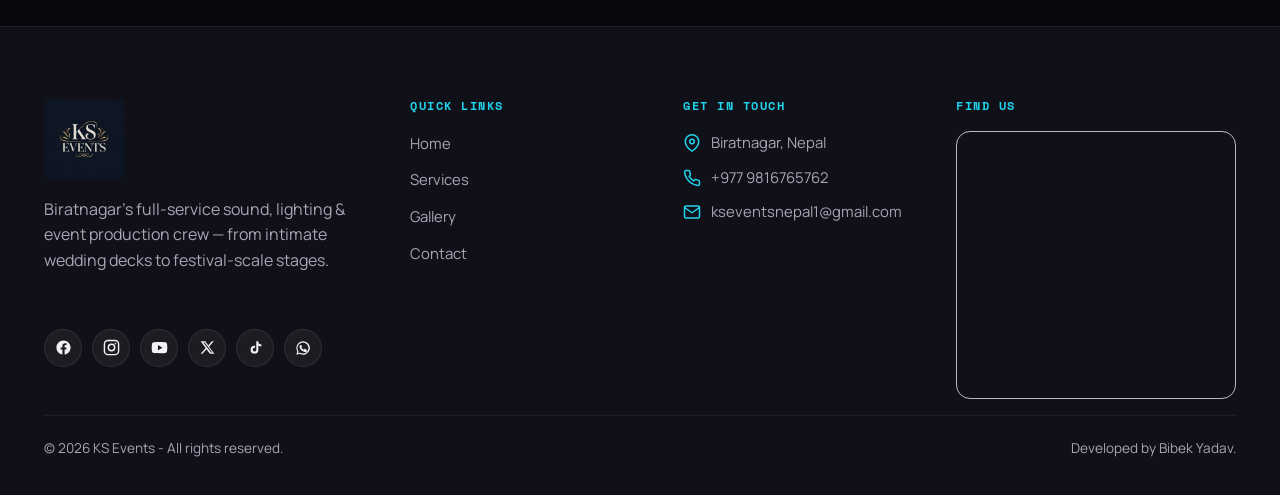
<file: services.html>
<!DOCTYPE html>
<html lang="en">
<head>
<meta charset="UTF-8">
<meta name="viewport" content="width=device-width, initial-scale=1.0">
<title>Services | KS Events</title>
<meta name="description" content="Sound system rental, lighting design, DJ equipment, stage & truss setup, power backup and AV support from KS Events Co., Biratnagar.">
<link rel="icon" href="data:image/svg+xml,<svg xmlns=%22http://www.w3.org/2000/svg%22 viewBox=%220 0 24 24%22><rect width=%2224%22 height=%2224%22 rx=%226%22 fill=%22%2308080d%22/><rect x=%224%22 y=%2210%22 width=%222.6%22 height=%224%22 fill=%22%23f2b705%22/><rect x=%228%22 y=%226%22 width=%222.6%22 height=%2212%22 fill=%22%2322d3ee%22/><rect x=%2212%22 y=%228%22 width=%222.6%22 height=%228%22 fill=%22%238b5cf6%22/><rect x=%2216%22 y=%224%22 width=%222.6%22 height=%2216%22 fill=%22%23ec4899%22/></svg>">
<link rel="stylesheet" href="css/style.css">
</head>
<body>
   <header class="site-header">
    <div class="container">

        <!-- Logo -->
        <a href="index.html" class="logo">
            <img src="assets/ks-events-logo.jpg" alt="KS Events Logo">
        </a>

        <!-- Desktop Navigation -->
        <nav class="nav-links" aria-label="Primary">
            <a href="index.html">Home</a>
             <a href="services.html" class="active">Services</a>
        <a href="gallery.html">Gallery</a>
        <a href="contact.html">Contact</a>
       
        </nav>

        <!-- Desktop Right Side -->
        <div class="nav-cta">

            <!-- Hamburger -->
            <button class="hamburger" aria-label="Toggle menu" aria-expanded="false">
                <span></span>
                <span></span>
                <span></span>
            </button>

        </div>

    </div>

    <!-- Mobile Menu -->
    <div class="mobile-menu" id="mobileMenu">
        <a href="index.html">Home</a>
             <a href="services.html" class="active">Services</a>
        <a href="gallery.html">Gallery</a>
        <a href="contact.html">Contact</a>
    </div>
</header>

  <main>
    <section class="page-hero">
      <div class="container">
        <p class="breadcrumb"><a href="index.html">Home</a><span class="sep">/</span>Services</p>
        <p class="eyebrow">What We Offer</p>
        <h1 class="display-xl" style="font-size:clamp(2.2rem,5vw,4rem);">Full-stack production, <span class="accent-2">rented or run</span> for you.</h1>
        <p class="lede" style="margin-top:18px;">Hire the gear, or hire the crew. Every service below can be booked standalone or bundled into a full event production package.</p>
      </div>
    </section>

    <section>
      <div class="container">
        <div class="services-grid">
        <article class="service-card">
          <div class="service-media">
            <img src="assets/concert.jpg" alt="Sound System Rental setup by KS Events">
            <span class="service-cat">Concerts</span>
          </div>
          <div class="service-body">
            <h3><svg viewBox="0 0 24 24" fill="none" stroke="currentColor" stroke-width="2" stroke-linecap="round" stroke-linejoin="round" width="26" height="26"><rect x="4" y="2" width="16" height="20" rx="2"/><circle cx="12" cy="14" r="4"/><circle cx="12" cy="6" r="1"/></svg> Sound System Rental</h3>
            <p>Line-array and point-source PA systems sized to your venue, tuned on-site by our engineers.</p>
            <ul>
            <li><svg viewBox="0 0 24 24" fill="none" stroke="currentColor" stroke-width="2" stroke-linecap="round" stroke-linejoin="round" width="18" height="18"><polyline points="20 6 9 17 4 12"/></svg><span>Line array & subwoofer stacks</span></li>
            <li><svg viewBox="0 0 24 24" fill="none" stroke="currentColor" stroke-width="2" stroke-linecap="round" stroke-linejoin="round" width="18" height="18"><polyline points="20 6 9 17 4 12"/></svg><span>Digital mixing consoles</span></li>
            <li><svg viewBox="0 0 24 24" fill="none" stroke="currentColor" stroke-width="2" stroke-linecap="round" stroke-linejoin="round" width="18" height="18"><polyline points="20 6 9 17 4 12"/></svg><span>Wireless mic systems</span></li>
            <li><svg viewBox="0 0 24 24" fill="none" stroke="currentColor" stroke-width="2" stroke-linecap="round" stroke-linejoin="round" width="18" height="18"><polyline points="20 6 9 17 4 12"/></svg><span>In-ear & wedge monitoring</span></li>
            </ul>
            <div class="service-foot">
              <!-- <span class="price-tag">From NPR 25,000</span> -->
              <a href="contact.html" class="btn btn-outline btn-sm">Enquire <svg viewBox="0 0 24 24" fill="none" stroke="currentColor" stroke-width="2" stroke-linecap="round" stroke-linejoin="round" width="16" height="16"><line x1="5" y1="12" x2="19" y2="12"/><polyline points="12 5 19 12 12 19"/></svg></a>
            </div>
          </div>
        </article>
        <article class="service-card">
          <div class="service-media">
            <img src="assets/wedding.jpg" alt="Lighting Design setup by KS Events">
            <span class="service-cat">Weddings</span>
          </div>
          <div class="service-body">
            <h3><svg viewBox="0 0 24 24" fill="none" stroke="currentColor" stroke-width="2" stroke-linecap="round" stroke-linejoin="round" width="26" height="26"><circle cx="12" cy="12" r="5"/><line x1="12" y1="1" x2="12" y2="4"/><line x1="12" y1="20" x2="12" y2="23"/><line x1="4.2" y1="4.2" x2="6.3" y2="6.3"/><line x1="17.7" y1="17.7" x2="19.8" y2="19.8"/><line x1="1" y1="12" x2="4" y2="12"/><line x1="20" y1="12" x2="23" y2="12"/><line x1="4.2" y1="19.8" x2="6.3" y2="17.7"/><line x1="17.7" y1="6.3" x2="19.8" y2="4.2"/></svg> Lighting Design</h3>
            <p>Moving heads, wash lighting and architectural uplighting that shapes the mood of every moment.</p>
            <ul>
            <li><svg viewBox="0 0 24 24" fill="none" stroke="currentColor" stroke-width="2" stroke-linecap="round" stroke-linejoin="round" width="18" height="18"><polyline points="20 6 9 17 4 12"/></svg><span>Moving head & wash fixtures</span></li>
            <li><svg viewBox="0 0 24 24" fill="none" stroke="currentColor" stroke-width="2" stroke-linecap="round" stroke-linejoin="round" width="18" height="18"><polyline points="20 6 9 17 4 12"/></svg><span>Uplighting & pin spots</span></li>
            <li><svg viewBox="0 0 24 24" fill="none" stroke="currentColor" stroke-width="2" stroke-linecap="round" stroke-linejoin="round" width="18" height="18"><polyline points="20 6 9 17 4 12"/></svg><span>Fairy light & drapery installs</span></li>
            <li><svg viewBox="0 0 24 24" fill="none" stroke="currentColor" stroke-width="2" stroke-linecap="round" stroke-linejoin="round" width="18" height="18"><polyline points="20 6 9 17 4 12"/></svg><span>DMX programming on-site</span></li>
            </ul>
            <div class="service-foot">
              <!-- <span class="price-tag">From NPR 20,000</span> -->
              <a href="contact.html" class="btn btn-outline btn-sm">Enquire <svg viewBox="0 0 24 24" fill="none" stroke="currentColor" stroke-width="2" stroke-linecap="round" stroke-linejoin="round" width="16" height="16"><line x1="5" y1="12" x2="19" y2="12"/><polyline points="12 5 19 12 12 19"/></svg></a>
            </div>
          </div>
        </article>
        <article class="service-card">
          <div class="service-media">
            <img src="assets/night.jpg" alt="DJ Equipment setup by KS Events">
            <span class="service-cat">Nightlife</span>
          </div>
          <div class="service-body">
            <h3><svg viewBox="0 0 24 24" fill="none" stroke="currentColor" stroke-width="2" stroke-linecap="round" stroke-linejoin="round" width="26" height="26"><path d="M3 18v-6a9 9 0 0 1 18 0v6"/><path d="M21 19a2 2 0 0 1-2 2h-1a2 2 0 0 1-2-2v-3a2 2 0 0 1 2-2h3zM3 19a2 2 0 0 0 2 2h1a2 2 0 0 0 2-2v-3a2 2 0 0 0-2-2H3z"/></svg> DJ Equipment</h3>
            <p>Club-grade decks, mixers and controllers with backline support for touring and resident DJs.</p>
            <ul>
            <li><svg viewBox="0 0 24 24" fill="none" stroke="currentColor" stroke-width="2" stroke-linecap="round" stroke-linejoin="round" width="18" height="18"><polyline points="20 6 9 17 4 12"/></svg><span>Pioneer CDJ / DJM setups</span></li>
            <li><svg viewBox="0 0 24 24" fill="none" stroke="currentColor" stroke-width="2" stroke-linecap="round" stroke-linejoin="round" width="18" height="18"><polyline points="20 6 9 17 4 12"/></svg><span>Analog & digital mixers</span></li>
            <li><svg viewBox="0 0 24 24" fill="none" stroke="currentColor" stroke-width="2" stroke-linecap="round" stroke-linejoin="round" width="18" height="18"><polyline points="20 6 9 17 4 12"/></svg><span>Booth monitors & subs</span></li>
            <li><svg viewBox="0 0 24 24" fill="none" stroke="currentColor" stroke-width="2" stroke-linecap="round" stroke-linejoin="round" width="18" height="18"><polyline points="20 6 9 17 4 12"/></svg><span>On-site DJ technician</span></li>
            </ul>
            <div class="service-foot">
              <!-- <span class="price-tag">From NPR 15,000</span> -->
              <a href="contact.html" class="btn btn-outline btn-sm">Enquire <svg viewBox="0 0 24 24" fill="none" stroke="currentColor" stroke-width="2" stroke-linecap="round" stroke-linejoin="round" width="16" height="16"><line x1="5" y1="12" x2="19" y2="12"/><polyline points="12 5 19 12 12 19"/></svg></a>
            </div>
          </div>
        </article>
        <article class="service-card">
          <div class="service-media">
            <img src="assets/truss.jpg" alt="Stage &amp; Truss Setup setup by KS Events">
            <span class="service-cat">Corporate</span>
          </div>
          <div class="service-body">
            <h3><svg viewBox="0 0 24 24" fill="none" stroke="currentColor" stroke-width="2" stroke-linecap="round" stroke-linejoin="round" width="26" height="26"><rect x="3" y="3" width="7" height="7"/><rect x="14" y="3" width="7" height="7"/><rect x="14" y="14" width="7" height="7"/><rect x="3" y="14" width="7" height="7"/></svg> Stage &amp; Truss Setup</h3>
            <p>Ground-support rigging and modular stage decks engineered for safe, fast load-in and strike.</p>
            <ul>
            <li><svg viewBox="0 0 24 24" fill="none" stroke="currentColor" stroke-width="2" stroke-linecap="round" stroke-linejoin="round" width="18" height="18"><polyline points="20 6 9 17 4 12"/></svg><span>Ground-support truss rigs</span></li>
            <li><svg viewBox="0 0 24 24" fill="none" stroke="currentColor" stroke-width="2" stroke-linecap="round" stroke-linejoin="round" width="18" height="18"><polyline points="20 6 9 17 4 12"/></svg><span>Modular stage decking</span></li>
            <li><svg viewBox="0 0 24 24" fill="none" stroke="currentColor" stroke-width="2" stroke-linecap="round" stroke-linejoin="round" width="18" height="18"><polyline points="20 6 9 17 4 12"/></svg><span>Backdrops & pipe-and-drape</span></li>
            <li><svg viewBox="0 0 24 24" fill="none" stroke="currentColor" stroke-width="2" stroke-linecap="round" stroke-linejoin="round" width="18" height="18"><polyline points="20 6 9 17 4 12"/></svg><span>Structural safety sign-off</span></li>
            </ul>
            <div class="service-foot">
              <!-- <span class="price-tag">From NPR 40,000</span> -->
              <a href="contact.html" class="btn btn-outline btn-sm">Enquire <svg viewBox="0 0 24 24" fill="none" stroke="currentColor" stroke-width="2" stroke-linecap="round" stroke-linejoin="round" width="16" height="16"><line x1="5" y1="12" x2="19" y2="12"/><polyline points="12 5 19 12 12 19"/></svg></a>
            </div>
          </div>
        </article>
        <article class="service-card">
          <div class="service-media">
            <img src="assets/dance.jpg" alt="Event Power Backup setup by KS Events">
            <span class="service-cat">All Events</span>
          </div>
          <div class="service-body">
            <h3><svg viewBox="0 0 24 24" fill="none" stroke="currentColor" stroke-width="2" stroke-linecap="round" stroke-linejoin="round" width="26" height="26"><rect x="1" y="6" width="18" height="12" rx="2"/><line x1="23" y1="13" x2="23" y2="11"/><line x1="5" y1="10" x2="5" y2="14"/><line x1="9" y1="10" x2="9" y2="14"/></svg> Event Power Backup</h3>
            <p>Silent generators and redundant distribution so the show never drops because of a mains trip.</p>
            <ul>
            <li><svg viewBox="0 0 24 24" fill="none" stroke="currentColor" stroke-width="2" stroke-linecap="round" stroke-linejoin="round" width="18" height="18"><polyline points="20 6 9 17 4 12"/></svg><span>Silent diesel generators</span></li>
            <li><svg viewBox="0 0 24 24" fill="none" stroke="currentColor" stroke-width="2" stroke-linecap="round" stroke-linejoin="round" width="18" height="18"><polyline points="20 6 9 17 4 12"/></svg><span>Redundant power distribution</span></li>
            <li><svg viewBox="0 0 24 24" fill="none" stroke="currentColor" stroke-width="2" stroke-linecap="round" stroke-linejoin="round" width="18" height="18"><polyline points="20 6 9 17 4 12"/></svg><span>Cable ramps & safety matting</span></li>
            <li><svg viewBox="0 0 24 24" fill="none" stroke="currentColor" stroke-width="2" stroke-linecap="round" stroke-linejoin="round" width="18" height="18"><polyline points="20 6 9 17 4 12"/></svg><span>Licensed on-site electrician</span></li>
            </ul>
            <div class="service-foot">
              <!-- <span class="price-tag">From NPR 12,000</span> -->
              <a href="contact.html" class="btn btn-outline btn-sm">Enquire <svg viewBox="0 0 24 24" fill="none" stroke="currentColor" stroke-width="2" stroke-linecap="round" stroke-linejoin="round" width="16" height="16"><line x1="5" y1="12" x2="19" y2="12"/><polyline points="12 5 19 12 12 19"/></svg></a>
            </div>
          </div>
        </article>
        <article class="service-card">
          <div class="service-media">
            <img src="assets/led.jpg" alt="Emcee &amp; AV Support setup by KS Events">
            <span class="service-cat">Corporate</span>
          </div>
          <div class="service-body">
            <h3><svg viewBox="0 0 24 24" fill="none" stroke="currentColor" stroke-width="2" stroke-linecap="round" stroke-linejoin="round" width="26" height="26"><path d="M12 1a3 3 0 0 0-3 3v8a3 3 0 0 0 6 0V4a3 3 0 0 0-3-3z"/><path d="M19 10v2a7 7 0 0 1-14 0v-2"/><line x1="12" y1="19" x2="12" y2="23"/><line x1="8" y1="23" x2="16" y2="23"/></svg> Live Event Support</h3>
            <p>Professional live event support with seamless audio, visuals, streaming, and microphones.</p>
            <ul>
            <li><svg viewBox="0 0 24 24" fill="none" stroke="currentColor" stroke-width="2" stroke-linecap="round" stroke-linejoin="round" width="18" height="18"><polyline points="20 6 9 17 4 12"/></svg><span>Projection & LED screens</span></li>
            <li><svg viewBox="0 0 24 24" fill="none" stroke="currentColor" stroke-width="2" stroke-linecap="round" stroke-linejoin="round" width="18" height="18"><polyline points="20 6 9 17 4 12"/></svg><span>Lapel & handheld mics</span></li>
            <li><svg viewBox="0 0 24 24" fill="none" stroke="currentColor" stroke-width="2" stroke-linecap="round" stroke-linejoin="round" width="18" height="18"><polyline points="20 6 9 17 4 12"/></svg><span>Live stream encoding</span></li>
            <li><svg viewBox="0 0 24 24" fill="none" stroke="currentColor" stroke-width="2" stroke-linecap="round" stroke-linejoin="round" width="18" height="18"><polyline points="20 6 9 17 4 12"/></svg><span>Dedicated show-caller</span></li>
            </ul>
            <div class="service-foot">
              <!-- <span class="price-tag">From NPR 18,000</span> -->
              <a href="contact.html" class="btn btn-outline btn-sm">Enquire <svg viewBox="0 0 24 24" fill="none" stroke="currentColor" stroke-width="2" stroke-linecap="round" stroke-linejoin="round" width="16" height="16"><line x1="5" y1="12" x2="19" y2="12"/><polyline points="12 5 19 12 12 19"/></svg></a>
            </div>
          </div>
        </article>
        </div>
      </div>
    </section>

    <section class="bg-alt">
      <div class="container">
        <div class="section-head">
          <div>
            <p class="eyebrow">How It Works</p>
            <h2 class="section-title">From enquiry to strike, in four steps.</h2>
          </div>
        </div>
        <div class="process-row">
        <div class="process-step">
          <div class="process-num">01</div>
          <h4>Enquire</h4>
          <p>Send us your date, venue and vision through the contact form or a call.</p>
        </div>
        <div class="process-step">
          <div class="process-num">02</div>
          <h4>Site Visit</h4>
          <p>We walk the venue, check power and acoustics, and confirm the gear list.</p>
        </div>
        <div class="process-step">
          <div class="process-num">03</div>
          <h4>Build &amp; Install</h4>
          <p>Crew arrives early, rigs the system, and runs a full sound &amp; light check.</p>
        </div>
        <div class="process-step">
          <div class="process-num">04</div>
          <h4>Show &amp; Strike</h4>
          <p>We run the show live, then strike and clear the venue the same night.</p>
        </div>
        </div>
      </div>
    </section>

    <section>
      <div class="container">
        <div class="cta-band">
          <p class="eyebrow" style="justify-content:center;">Not Sure What You Need?</p>
          <h2 class="section-title">Send us your event brief — we'll build the gear list.</h2>
          <p>Tell us the guest count, venue and vibe. We'll recommend a sound, lighting and staging package with pricing within 24 hours.</p>
          <div class="cta-actions">
            <a href="contact.html" class="btn btn-primary">Request a Custom Quote</a>
            <a href="gallery.html" class="btn btn-outline">See Past Setups</a>
          </div>
        </div>
      </div>
    </section>
  </main>

  <footer class="site-footer">
    <div class="container">
      <div class="footer-grid">
        <div class="footer-brand">
           <a href="index.html" class="logo">
    <img src="assets/ks-events-logo.jpg" alt="KS Events Logo">
</a>
          <p style="margin-top:18px;">Biratnagar's full-service sound, lighting &amp; event production crew — from intimate wedding decks to festival-scale stages.</p>
           <div class="social-row">
          <a href="https://www.facebook.com/kseventsnepal" aria-label="Facebook" target="_blank" rel="noopener"><svg viewBox="0 0 24 24" fill="currentColor" width="17" height="17"><path d="M22 12.06C22 6.5 17.52 2 12 2S2 6.5 2 12.06c0 5 3.66 9.15 8.44 9.94v-7.03H7.9v-2.9h2.54V9.85c0-2.5 1.49-3.89 3.78-3.89 1.1 0 2.24.2 2.24.2v2.46h-1.26c-1.24 0-1.63.77-1.63 1.56v1.88h2.78l-.44 2.9h-2.34V22c4.78-.79 8.44-4.94 8.44-9.94z"/></svg></a>
          <a href="https://www.instagram.com/kseventsnepal" aria-label="Instagram" target="_blank" rel="noopener"><svg viewBox="0 0 24 24" fill="none" stroke="currentColor" stroke-width="2" width="17" height="17"><rect x="2" y="2" width="20" height="20" rx="5"/><circle cx="12" cy="12" r="4.5"/><circle cx="17.5" cy="6.5" r="1.1" fill="currentColor" stroke="none"/></svg></a>
          <a href="https://www.youtube.com/@kseventsnepal" aria-label="YouTube" target="_blank" rel="noopener"><svg viewBox="0 0 24 24" fill="currentColor" width="17" height="17"><path d="M22.5 6.7a2.8 2.8 0 0 0-2-2C18.9 4.2 12 4.2 12 4.2s-6.9 0-8.5.5a2.8 2.8 0 0 0-2 2A29.4 29.4 0 0 0 1 12.2a29.4 29.4 0 0 0 .5 5.6 2.8 2.8 0 0 0 2 2c1.6.5 8.5.5 8.5.5s6.9 0 8.5-.5a2.8 2.8 0 0 0 2-2 29.4 29.4 0 0 0 .5-5.6 29.4 29.4 0 0 0-.5-5.5zM9.8 15.9V8.5l6.4 3.7z"/></svg></a>
          <a href="https://x.com/kseventsnepal" aria-label="X / Twitter" target="_blank" rel="noopener"><svg viewBox="0 0 24 24" fill="currentColor" width="15" height="15"><path d="M18.9 2H22l-7.6 8.7L23 22h-7.1l-5.5-7.2L4 22H1l8.1-9.3L1 2h7.3l5 6.6L18.9 2zm-1.2 18h1.9L7.4 4H5.3l12.4 16z"/></svg></a>
          <a href="https://www.tiktok.com/@kseventsnepal" aria-label="TikTok" target="_blank" rel="noopener"><svg viewBox="0 0 24 24" fill="currentColor" width="15" height="15"><path d="M16.6 2h-3.3v13.4c0 1.6-1.3 2.9-2.9 2.9a2.9 2.9 0 0 1-2.9-2.9 2.9 2.9 0 0 1 2.9-2.9c.3 0 .6 0 .9.1V9.3a6.2 6.2 0 0 0-.9-.1A6.2 6.2 0 0 0 4.2 15.4 6.2 6.2 0 0 0 10.4 21.6a6.2 6.2 0 0 0 6.2-6.2V8.8a8.2 8.2 0 0 0 4.8 1.5V7c-2.1 0-4-1.1-4.8-2.6V2z"/></svg></a>
          <a href="https://wa.me/9816765762" aria-label="WhatsApp" target="_blank" rel="noopener"><svg viewBox="0 0 24 24" fill="currentColor" width="16" height="16"><path d="M12 2a10 10 0 0 0-8.6 15L2 22l5.2-1.4A10 10 0 1 0 12 2zm0 18.2a8.2 8.2 0 0 1-4.2-1.1l-.3-.2-3.1.8.8-3-.2-.3a8.2 8.2 0 1 1 7 3.8zm4.5-6.1c-.2-.1-1.5-.7-1.7-.8-.2-.1-.4-.1-.6.1-.2.2-.7.8-.8 1-.1.1-.3.2-.5.1-.2-.1-1-.4-1.9-1.2-.7-.6-1.2-1.4-1.3-1.6-.1-.2 0-.4.1-.5.1-.1.3-.3.4-.5.1-.1.2-.3.2-.4.1-.2 0-.4 0-.5-.1-.1-.6-1.5-.8-2-.2-.5-.4-.4-.6-.4h-.5c-.2 0-.5.1-.7.3-.2.2-1 1-1 2.4s1 2.8 1.1 3c.1.2 2 3 4.8 4.3.7.3 1.2.5 1.6.6.7.2 1.3.2 1.8.1.5-.1 1.5-.6 1.7-1.2.2-.6.2-1.1.2-1.2-.1-.2-.3-.2-.5-.3z"/></svg></a>
          </div>
        </div>
        <div class="footer-col">
          <h4>Quick Links</h4>
          <ul>
            <li><a href="index.html">Home</a></li>
            <li><a href="services.html">Services</a></li>
            <li><a href="gallery.html">Gallery</a></li>
            <li><a href="contact.html">Contact</a></li>
          </ul>
        </div>
        <div class="footer-col">
          <h4>Get In Touch</h4>
          <ul class="footer-contact">
            <li><svg viewBox="0 0 24 24" fill="none" stroke="currentColor" stroke-width="2" stroke-linecap="round" stroke-linejoin="round" width="18" height="18"><path d="M21 10c0 7-9 13-9 13s-9-6-9-13a9 9 0 0 1 18 0z"/><circle cx="12" cy="10" r="3"/></svg><span>Biratnagar, Nepal</span></li>
            <li><svg viewBox="0 0 24 24" fill="none" stroke="currentColor" stroke-width="2" stroke-linecap="round" stroke-linejoin="round" width="18" height="18"><path d="M22 16.92v3a2 2 0 0 1-2.18 2 19.79 19.79 0 0 1-8.63-3.07 19.5 19.5 0 0 1-6-6 19.79 19.79 0 0 1-3.07-8.67A2 2 0 0 1 4.11 2h3a2 2 0 0 1 2 1.72c.127.96.361 1.9.7 2.81a2 2 0 0 1-.45 2.11L8.09 9.91a16 16 0 0 0 6 6l1.27-1.27a2 2 0 0 1 2.11-.45c.91.339 1.85.573 2.81.7A2 2 0 0 1 22 16.92z"/></svg><span><a href="tel:+977981-6765762">+977 9816765762</a></span></li>
            <li><svg viewBox="0 0 24 24" fill="none" stroke="currentColor" stroke-width="2" stroke-linecap="round" stroke-linejoin="round" width="18" height="18"><rect x="2" y="4" width="20" height="16" rx="2"/><polyline points="22,6 12,13 2,6"/></svg><span><a href="mailto:kseventsnepal1@gmail.com">kseventsnepal1@gmail.com</a></span></li>
          </ul>
        </div>
        <div class="footer-col">
          <h4>Find Us</h4>
          <div class="footer-map">
<iframe src="https://www.google.com/maps/embed?pb=!1m18!1m12!1m3!1d434561.40203248017!2d86.66157128906248!3d26.46418749999999!2m3!1f0!2f0!3f0!3m2!1i1024!2i768!4f13.1!3m3!1m2!1s0x39ef75a3196e18e9%3A0xb4c93effccb5a63e!2sKS%20Events!5e1!3m2!1sen!2sus!4v1784342644510!5m2!1sen!2sus" width="400" height="300" style="border:0;" allowfullscreen="" loading="lazy" referrerpolicy="strict-origin-when-cross-origin"></iframe>          </div>
        </div>
      </div>
      <div class="footer-bottom">
        <p>&copy; <span data-year></span> KS Events - All rights reserved.</p>
        <p>Developed by <a href="https://bibekyadav.com.np" target="_blank" rel="noopener noreferrer">Bibek Yadav</a>.</p>
      </div>
    </div>
  </footer>
  <script src="js/main.js"></script>
</body>
</html>
</file>
<file: css/style.css>
@import url('https://fonts.googleapis.com/css2?family=Anton&family=Space+Grotesk:wght@400;500;600;700&family=Manrope:wght@400;500;600;700;800&family=Space+Mono:wght@400;700&display=swap');

:root {
  /* Color */
  --ink:        #08080d;
  --ink-2:      #101018;
  --surface:    #15141f;
  --surface-2:  #1c1a29;
  --line:       #2a2836;
  --text:       #f3f1f8;
  --text-dim:   #a8a5b8;
  --violet:     #8b5cf6;
  --violet-2:   #b794f6;
  --cyan:       #22d3ee;
  --gold:       #f2b705;
  --pink:       #ec4899;
  --success:    #34d399;

  /* Type */
  --f-display: 'Anton', 'Space Grotesk', sans-serif;
  --f-head:    'Space Grotesk', sans-serif;
  --f-body:    'Manrope', sans-serif;
  --f-mono:    'Space Mono', monospace;

  /* Layout */
  --max-w: 1240px;
  --header-h: 78px;
  --radius: 14px;
  --radius-sm: 8px;

  --ease: cubic-bezier(.22,1,.36,1);
}

* { box-sizing: border-box; }
html { scroll-behavior: smooth; }
body {
  margin: 0;
  background: var(--ink);
  color: var(--text);
  font-family: var(--f-body);
  line-height: 1.6;
  -webkit-font-smoothing: antialiased;
  overflow-x: hidden;
}
img { max-width: 100%; display: block; }
a { color: inherit; text-decoration: none; }
ul { list-style: none; margin: 0; padding: 0; }
h1, h2, h3, h4 { font-family: var(--f-head); font-weight: 700; line-height: 1.12; margin: 0 0 .5em; letter-spacing: -.01em; }
p { margin: 0 0 1em; color: var(--text-dim); }
button { font-family: inherit; cursor: pointer; }

@media (prefers-reduced-motion: reduce) {
  *, *::before, *::after { animation-duration: .001ms !important; animation-iteration-count: 1 !important; transition-duration: .001ms !important; scroll-behavior: auto !important; }
}

:focus-visible {
  outline: 2px solid var(--cyan);
  outline-offset: 3px;
  border-radius: 4px;
}

.container {
  max-width: var(--max-w);
  margin: 0 auto;
  padding: 0 24px;
}
/* Custom Logo */
.logo img {
    width: 80px;
    height: auto;
    display: block;
    object-fit: contain;
}

.eyebrow {
  font-family: var(--f-mono);
  font-size: .78rem;
  letter-spacing: .18em;
  text-transform: uppercase;
  color: var(--cyan);
  display: inline-flex;
  align-items: center;
  gap: 10px;
  margin-bottom: 14px;
}
.eyebrow::before {
  content: '';
  width: 22px;
  height: 2px;
  background: linear-gradient(90deg, var(--gold), var(--cyan));
  display: inline-block;
}

.display-xl {
  font-family: var(--f-display);
  font-weight: 400;
  text-transform: uppercase;
  font-size: clamp(2.6rem, 6.4vw, 5.6rem);
  line-height: .98;
  letter-spacing: -.01em;
}
.display-xl .accent { color: var(--gold); }
.display-xl .accent-2 { color: var(--cyan); }

.section-title {
  font-family: var(--f-display);
  text-transform: uppercase;
  font-weight: 400;
  font-size: clamp(1.9rem, 3.6vw, 3rem);
  margin-bottom: .3em;
}

.lede {
  font-size: 1.08rem;
  color: var(--text-dim);
  max-width: 60ch;
}


/* ---------- Buttons ---------- */
.btn {
  display: inline-flex;
  align-items: center;
  gap: 10px;
  padding: 15px 28px;
  border-radius: 999px;
  font-family: var(--f-head);
  font-weight: 600;
  font-size: .95rem;
  border: 1px solid transparent;
  transition: transform .35s var(--ease), box-shadow .35s var(--ease), background .35s var(--ease), color .35s var(--ease), border-color .35s var(--ease);
  white-space: nowrap;
}
.btn-primary {
  background: linear-gradient(90deg, var(--gold), #ffce3d);
  color: #1a1204;
  box-shadow: 0 8px 24px -8px rgba(242,183,5,.55);
}
.btn-primary:hover { transform: translateY(-2px); box-shadow: 0 12px 30px -8px rgba(242,183,5,.7); }
.btn-outline {
  background: transparent;
  border-color: var(--line);
  color: var(--text);
}
.btn-outline:hover { border-color: var(--cyan); color: var(--cyan); transform: translateY(-2px); }
.btn-ghost {
  background: rgba(255,255,255,.04);
  color: var(--text);
  border-color: rgba(255,255,255,.08);
}
.btn-ghost:hover { border-color: var(--violet-2); color: var(--violet-2); }
.btn-sm { padding: 10px 18px; font-size: .85rem; }
.btn-block { width: 100%; justify-content: center; }

/* ---------- Header / Nav ---------- */
.site-header {
  position: fixed;
  top: 0; left: 0; right: 0;
  z-index: 500;
  height: var(--header-h);
  display: flex;
  align-items: center;
  background: rgba(8,8,13,.7);
  backdrop-filter: blur(14px) saturate(140%);
  -webkit-backdrop-filter: blur(14px) saturate(140%);
  border-bottom: 1px solid rgba(255,255,255,.06);
  transition: background .3s var(--ease), border-color .3s var(--ease);
}
.site-header.is-scrolled {
  background: rgba(8,8,13,.92);
}
.site-header .container {
  display: flex;
  align-items: center;
  justify-content: space-between;
  gap: 24px;
}
.logo {
  display: flex;
  align-items: center;
  gap: 10px;
  font-family: var(--f-display);
  font-size: 1.4rem;
  text-transform: uppercase;
  letter-spacing: .02em;
  color: var(--text);
}
.logo small {
  display: block;
  font-family: var(--f-mono);
  font-size: .58rem;
  letter-spacing: .22em;
  color: var(--text-dim);
  text-transform: uppercase;
  margin-top: 2px;
}

.nav-links {
  display: flex;
  align-items: center;
  gap: 4px;
}
.nav-links a {
  position: relative;
  padding: 10px 16px;
  font-family: var(--f-head);
  font-weight: 500;
  font-size: .92rem;
  color: var(--text-dim);
  transition: color .25s var(--ease);
}
.nav-links a::after {
  content: '';
  position: absolute;
  left: 16px; right: 16px; bottom: 4px;
  height: 2px;
  background: linear-gradient(90deg, var(--gold), var(--cyan));
  transform: scaleX(0);
  transform-origin: left;
  transition: transform .3s var(--ease);
}
.nav-links a:hover { color: var(--text); }
.nav-links a:hover::after { transform: scaleX(1); }
.nav-links a.active { color: var(--text); }
.nav-links a.active::after { transform: scaleX(1); }

.nav-cta { display: flex; align-items: center; gap: 16px; }

.hamburger {
  display: none;
  flex-direction: column;
  justify-content: center;
  gap: 5px;
  margin-left: 180px;
  width: 40px;
  height: 40px;
  background: none;
  border: 1px solid var(--line);
  border-radius: 8px;
}
.hamburger span {
  width: 18px;
  height: 2px;
  background: var(--text);
  margin: 0 auto;
  transition: transform .3s var(--ease), opacity .3s var(--ease);
}
.hamburger.is-open span:nth-child(1) { transform: translateY(7px) rotate(45deg); }
.hamburger.is-open span:nth-child(2) { opacity: 0; }
.hamburger.is-open span:nth-child(3) { transform: translateY(-7px) rotate(-45deg); }

.mobile-menu { display: none; }

/* ---------- Footer ---------- */
.site-footer {
  background: var(--ink-2);
  border-top: 1px solid rgba(255,255,255,.06);
  padding: 72px 0 0;
  margin-top: 120px;
}
.footer-grid {
  display: grid;
  grid-template-columns: 1.4fr 1fr 1fr 1.2fr;
  gap: 40px;
  padding-bottom: 48px;
}
.footer-brand p { max-width: 32ch; }
.footer-col h4 {
  font-family: var(--f-mono);
  text-transform: uppercase;
  letter-spacing: .12em;
  font-size: .78rem;
  color: var(--cyan);
  margin-bottom: 18px;
}
.footer-col ul li { margin-bottom: 11px; }
.footer-col a { color: var(--text-dim); transition: color .2s var(--ease); font-size: .93rem; }
.footer-col a:hover { color: var(--gold); }
.footer-contact li { display: flex; gap: 10px; color: var(--text-dim); font-size: .93rem; margin-bottom: 14px; align-items: flex-start; }
.footer-contact svg { flex-shrink: 0; margin-top: 3px; color: var(--cyan); }

.social-row { display: flex; flex-wrap: wrap; gap: 10px; margin-top: 55px; margin-right: 20px; }
.social-row a {
  width: 38px; height: 38px;
  border-radius: 50%;
  display: flex; align-items: center; justify-content: center;
  background: rgba(255,255,255,.05);
  border: 1px solid rgba(255,255,255,.08);
  color: var(--text);
  transition: all .3s var(--ease);
}
.social-row a:hover {
  background: linear-gradient(135deg, var(--violet), var(--pink));
  border-color: transparent;
  transform: translateY(-3px);
}

.footer-map {
  border-radius: var(--radius);
  overflow: hidden;
  border: 1px solid var(--line);
  filter: grayscale(1) invert(.9) contrast(.85);
  height: 100%;
  min-height: 140px;
}
.footer-map iframe { width: 100%; height: 100%; border: 0; display: block; }

.footer-bottom {
  border-top: 1px solid rgba(255,255,255,.06);
  padding: 22px 0;
  display: flex;
  justify-content: space-between;
  align-items: center;
  flex-wrap: wrap;
  gap: 10px;
  font-size: .85rem;
  color: var(--text-dim);
}
.footer-bottom a { color: var(--text-dim); }
.footer-bottom a:hover { color: var(--cyan); }

/* ---------- Hero / Carousel ---------- */
.hero { position: relative; height: 100vh; min-height: 560px; max-height: 920px; overflow: hidden; }
.carousel { position: relative; width: 100%; height: 100%; }
.carousel-track { position: relative; width: 100%; height: 100%; }
.slide {
  position: absolute; inset: 0;
  opacity: 0;
  visibility: hidden;
  transition: opacity 1s var(--ease);
}
.slide.is-active { opacity: 1; visibility: visible; z-index: 2; }
.slide img { width: 100%; height: 100%; object-fit: cover; }
.slide::after {
  content: '';
  position: absolute; inset: 0;
  background: linear-gradient(180deg, rgba(8,8,13,.35) 0%, rgba(8,8,13,.55) 55%, rgba(8,8,13,.96) 100%);
}

.hero-content {
  position: absolute; z-index: 10; left: 0; right: 0; bottom: 0;
  /* padding: 0 0 100px; */
}
.hero-content .container { max-width: var(--max-w); }
.hero-tag {
  font-family: var(--f-mono);
  color: var(--gold);
  letter-spacing: .2em;
  text-transform: uppercase;
  font-size: .8rem;
  margin-bottom: 18px;
  display: flex;
  align-items: center;
  gap: 12px;
}
.hero-title { max-width: 16ch; margin-bottom: .3em; }
.hero-sub { max-width: 52ch; font-size: 1.1rem; }
.hero-cta { display: flex; gap: 16px; margin-top: 32px; flex-wrap: wrap; }

.carousel-nav {
  position: absolute;
  bottom: 40px;
  right: 24px;
  z-index: 20;
  display: flex;
  align-items: center;
  gap: 18px;
}
.carousel-arrows { display: flex; gap: 10px; }
.carousel-arrow {
  width: 46px; height: 46px;
  border-radius: 50%;
  border: 1px solid rgba(255,255,255,.25);
  background: rgba(8,8,13,.4);
  backdrop-filter: blur(6px);
  color: var(--text);
  display: flex; align-items: center; justify-content: center;
  transition: all .3s var(--ease);
}
.carousel-arrow:hover { background: var(--cyan); color: var(--ink); border-color: var(--cyan); }

.carousel-dots {
  display: flex;
  gap: 10px;
  position: absolute;
  left: 50%;
  bottom: 40px;
  transform: translateX(-50%);
  z-index: 20;
}
.carousel-dot {
  width: 34px; height: 4px;
  border-radius: 4px;
  background: rgba(255,255,255,.25);
  border: 0;
  padding: 0;
  transition: background .3s var(--ease), transform .3s var(--ease);
}
.carousel-dot.is-active { background: linear-gradient(90deg, var(--gold), var(--cyan)); transform: scaleY(1.4); }

.scroll-cue {
  position: absolute;
  left: 24px;
  bottom: 40px;
  z-index: 20;
  display: flex;
  align-items: center;
  gap: 10px;
  color: var(--text-dim);
  font-family: var(--f-mono);
  font-size: .72rem;
  letter-spacing: .12em;
  text-transform: uppercase;
}

/* ---------- Page hero (inner pages) ---------- */
.page-hero {
  position: relative;
  padding: calc(var(--header-h) + 90px) 0 70px;
  overflow: hidden;
  border-bottom: 1px solid rgba(255,255,255,.06);
}
.page-hero::before {
  content: '';
  position: absolute;
  top: -20%; right: -10%;
  width: 560px; height: 560px;
  background: radial-gradient(circle, rgba(139,92,246,.28), transparent 70%);
  filter: blur(10px);
  pointer-events: none;
}
.page-hero::after {
  content: '';
  position: absolute;
  bottom: -30%; left: -10%;
  width: 480px; height: 480px;
  background: radial-gradient(circle, rgba(34,211,238,.18), transparent 70%);
  pointer-events: none;
}
.page-hero .container { position: relative; z-index: 2; }
.breadcrumb {
  font-family: var(--f-mono);
  font-size: .78rem;
  color: var(--text-dim);
  letter-spacing: .08em;
  margin-bottom: 18px;
}
.breadcrumb a:hover { color: var(--cyan); }
.breadcrumb .sep { margin: 0 8px; color: var(--line); }

/* ---------- Sections ---------- */
section { padding: 100px 0; }
.section-head {
  display: flex;
  justify-content: space-between;
  align-items: flex-end;
  gap: 24px;
  margin-bottom: 56px;
  flex-wrap: wrap;
}
.bg-alt { background: var(--ink-2); }

/* About */
.about-grid {
  display: grid;
  grid-template-columns: .9fr 1.1fr;
  gap: 64px;
  align-items: center;
}
.about-visual {
  position: relative;
  aspect-ratio: 4/5;
  border-radius: var(--radius);
  overflow: hidden;
  border: 1px solid var(--line);
}
.about-visual img { width: 100%; height: 100%; object-fit: cover; }
.stat-card {
  position: absolute;
  bottom: -1px; left: -1px;
  background: rgba(8,8,13,.85);
  backdrop-filter: blur(10px);
  border: 1px solid var(--line);
  border-radius: 0 var(--radius) 0 0;
  padding: 22px 26px;
}
.stat-card .num { font-family: var(--f-display); font-size: 2.2rem; color: var(--gold); line-height: 1; }
.stat-card .lbl { font-family: var(--f-mono); font-size: .7rem; text-transform: uppercase; letter-spacing: .1em; color: var(--text-dim); margin-top: 6px; }

.about-copy .check-list { margin-top: 28px; display: grid; gap: 14px; }
.about-copy .check-list li { display: flex; align-items: flex-start; gap: 12px; color: var(--text); font-size: .96rem; }
.about-copy .check-list svg { color: var(--cyan); flex-shrink: 0; margin-top: 3px; }

/* Icon service tiles (home teaser) */
.tile-grid {
  display: grid;
  grid-template-columns: repeat(4, 1fr);
  gap: 22px;
}
.tile {
  background: var(--surface);
  border: 1px solid var(--line);
  border-radius: var(--radius);
  padding: 30px 26px;
  transition: transform .35s var(--ease), border-color .35s var(--ease), background .35s var(--ease);
  position: relative;
  overflow: hidden;
}
.tile::before {
  content: '';
  position: absolute; inset: 0;
  background: linear-gradient(135deg, rgba(139,92,246,.12), transparent 60%);
  opacity: 0;
  transition: opacity .35s var(--ease);
}
.tile:hover { transform: translateY(-6px); border-color: var(--violet); }
.tile:hover::before { opacity: 1; }
.tile-icon {
  width: 54px; height: 54px;
  border-radius: 12px;
  display: flex; align-items: center; justify-content: center;
  background: linear-gradient(135deg, rgba(242,183,5,.16), rgba(34,211,238,.14));
  color: var(--gold);
  margin-bottom: 20px;
  position: relative; z-index: 1;
}
.tile h3 { font-size: 1.08rem; margin-bottom: 8px; position: relative; z-index: 1; }
.tile p { font-size: .89rem; margin-bottom: 14px; position: relative; z-index: 1; }
.tile .tile-link { font-family: var(--f-mono); font-size: .76rem; letter-spacing: .06em; color: var(--cyan); text-transform: uppercase; position: relative; z-index: 1; display: inline-flex; align-items: center; gap: 6px; }
.tile .tile-link svg { transition: transform .3s var(--ease); }
.tile:hover .tile-link svg { transform: translateX(4px); }

/* ===========================
   Testimonials
=========================== */

.testimonial-section{
    padding:80px 0;
    overflow:hidden;
    position:relative;
}

.testimonial-slider{
    overflow:hidden;
    position:relative;
}

.testimonial-track{
    display:flex;
    gap:24px;
    width:max-content;
    animation:testiScroll 28s linear infinite;
}

.testimonial-slider:hover .testimonial-track{
    animation-play-state:paused;
}

.testi-card{
    width:360px;
    background:var(--surface);
    border:1px solid var(--line);
    border-radius:var(--radius);
    padding:30px;
    box-shadow:0 10px 30px rgba(0,0,0,.08);
    flex-shrink:0;
}

.testi-stars{
    color:var(--gold);
    letter-spacing:3px;
    margin-bottom:16px;
    font-size:.95rem;
}

.testi-quote{
    color:var(--text);
    font-size:.96rem;
    line-height:1.7;
    margin-bottom:22px;
}

.testi-person{
    display:flex;
    align-items:center;
    gap:12px;
}

.avatar{
    width:48px;
    height:48px;
    border-radius:50%;
    display:flex;
    align-items:center;
    justify-content:center;
    font-family:var(--f-head);
    font-weight:700;
    font-size:.9rem;
    color:#fff;
    background:linear-gradient(135deg,var(--gold),var(--pink));
    flex-shrink:0;
}

.testi-person .name{
    font-family:var(--f-head);
    font-weight:700;
    font-size:1rem;
    color:#fffcfc;
}

.testi-person .role{
    font-size:.85rem;
    color:#eadf0a;
    font-weight:500;
}

@keyframes testiScroll{
    from{
        transform:translateX(0);
    }
    to{
        transform:translateX(-50%);
    }
}

/* Responsive */

@media (max-width:768px){

    .testi-card{
        width:290px;
    }

    .testimonial-track{
        animation-duration:22s;
    }

}
/* CTA band */
.cta-band {
  position: relative;
  border-radius: 24px;
  padding: 72px 60px;
  overflow: hidden;
  background: linear-gradient(120deg, #1a0e33, #0d1f2e);
  border: 1px solid var(--line);
  text-align: center;
}
.cta-band::before {
  content: '';
  position: absolute; inset: -40%;
  background: radial-gradient(circle at 30% 30%, rgba(242,183,5,.16), transparent 45%),
              radial-gradient(circle at 75% 70%, rgba(34,211,238,.18), transparent 45%);
}
.cta-band > * { position: relative; z-index: 2; }
.cta-band h2 { max-width: 22ch; margin: 0 auto .4em; }
.cta-band p { max-width: 50ch; margin: 0 auto 32px; }
.cta-actions { display: flex; justify-content: center; gap: 16px; flex-wrap: wrap; }

/* ---------- Services page ---------- */
.services-grid {
  display: grid;
  grid-template-columns: repeat(3, 1fr);
  gap: 26px;
}
.service-card {
  background: var(--surface);
  border: 1px solid var(--line);
  border-radius: var(--radius);
  overflow: hidden;
  transition: transform .35s var(--ease), border-color .35s var(--ease);
}
.service-card:hover { transform: translateY(-6px); border-color: var(--cyan); }
.service-media { position: relative; aspect-ratio: 16/10; overflow: hidden; }
.service-media img { width: 100%; height: 100%; object-fit: cover; transition: transform .6s var(--ease); }
.service-card:hover .service-media img { transform: scale(1.08); }
.service-cat {
  position: absolute; top: 14px; left: 14px;
  font-family: var(--f-mono); font-size: .68rem; letter-spacing: .1em; text-transform: uppercase;
  padding: 6px 12px; border-radius: 999px;
  background: rgba(8,8,13,.7); backdrop-filter: blur(6px);
  color: var(--gold);
  border: 1px solid rgba(255,255,255,.12);
}
.service-body { padding: 26px; }
.service-body h3 { font-size: 1.15rem; margin-bottom: 10px; display: flex; align-items: center; gap: 10px; }
.service-body ul { margin-top: 16px; display: grid; gap: 8px; }
.service-body ul li { font-size: .85rem; color: var(--text-dim); display: flex; gap: 8px; align-items: flex-start; }
.service-body ul li svg { color: var(--cyan); flex-shrink: 0; margin-top: 3px; }
.service-foot { display: flex; align-items: center; justify-content: space-between; margin-top: 20px; padding-top: 18px; border-top: 1px solid var(--line); }
.price-tag { font-family: var(--f-mono); color: var(--gold); font-size: .85rem; }

.process-row {
  display: grid;
  grid-template-columns: repeat(4, 1fr);
  gap: 24px;
  margin-top: 20px;
}
.process-step { position: relative; padding-left: 4px; }
.process-num {
  font-family: var(--f-display);
  font-size: 2.6rem;
  color: transparent;
  -webkit-text-stroke: 1.5px var(--line);
  line-height: 1;
  margin-bottom: 14px;
}
.process-step h4 { font-size: 1rem; margin-bottom: 8px; }
.process-step p { font-size: .88rem; }

/* ---------- Gallery ---------- */
.gallery-filters {
  display: flex;
  gap: 10px;
  flex-wrap: wrap;
  margin-bottom: 40px;
}
.filter-btn {
  padding: 10px 20px;
  border-radius: 999px;
  border: 1px solid var(--line);
  background: transparent;
  color: var(--text-dim);
  font-family: var(--f-head);
  font-size: .87rem;
  font-weight: 500;
  transition: all .3s var(--ease);
}
.filter-btn:hover { color: var(--text); border-color: var(--cyan); }
.filter-btn.is-active { background: linear-gradient(90deg, var(--gold), var(--cyan)); color: var(--ink); border-color: transparent; font-weight: 700; }

.masonry {
  column-count: 4;
  column-gap: 18px;
}
.masonry-item {
  break-inside: avoid;
  margin-bottom: 18px;
  border-radius: var(--radius);
  overflow: hidden;
  position: relative;
  border: 1px solid var(--line);
  cursor: zoom-in;
}
.masonry-item img { width: 100%; display: block; transition: transform .5s var(--ease); }
.masonry-item:hover img { transform: scale(1.06); }
.masonry-overlay {
  position: absolute; inset: 0;
  background: linear-gradient(0deg, rgba(8,8,13,.88) 0%, transparent 55%);
  display: flex; align-items: flex-end;
  padding: 18px;
  opacity: 0;
  transition: opacity .35s var(--ease);
}
.masonry-item:hover .masonry-overlay { opacity: 1; }
.masonry-overlay .mo-inner { display: flex; align-items: center; justify-content: space-between; width: 100%; }
.masonry-overlay .cat-pill { font-family: var(--f-mono); font-size: .68rem; letter-spacing: .08em; text-transform: uppercase; color: var(--gold); }
.masonry-overlay .zoom-ic { width: 34px; height: 34px; border-radius: 50%; border: 1px solid rgba(255,255,255,.3); display: flex; align-items: center; justify-content: center; color: #fff; }
.masonry-item.is-hidden { display: none; }

/* Lightbox */
.lightbox {
  position: fixed; inset: 0; z-index: 1000;
  background: rgba(4,4,8,.94);
  display: flex; align-items: center; justify-content: center;
  opacity: 0; visibility: hidden;
  transition: opacity .3s var(--ease), visibility .3s var(--ease);
  padding: 24px;
}
.lightbox.is-open { opacity: 1; visibility: visible; }
.lightbox-inner { position: relative; max-width: 900px; width: 100%; }
.lightbox-inner img { width: 100%; max-height: 78vh; object-fit: contain; border-radius: 10px; border: 1px solid var(--line); }
.lightbox-cap { text-align: center; margin-top: 16px; color: var(--text-dim); font-family: var(--f-mono); font-size: .82rem; }
.lightbox-close, .lightbox-prev, .lightbox-next {
  position: absolute;
  width: 46px; height: 46px; border-radius: 50%;
  background: rgba(255,255,255,.08);
  border: 1px solid rgba(255,255,255,.2);
  color: #fff;
  display: flex; align-items: center; justify-content: center;
  transition: all .3s var(--ease);
}
.lightbox-close:hover, .lightbox-prev:hover, .lightbox-next:hover { background: var(--cyan); color: var(--ink); }
.lightbox-close { top: -60px; right: 0; }
.lightbox-prev { left: -60px; top: 50%; transform: translateY(-50%); }
.lightbox-next { right: -60px; top: 50%; transform: translateY(-50%); }

/* ---------- Contact ---------- */
.contact-grid {
  display: grid;
  grid-template-columns: 1fr 1.2fr;
}
.contact-info-card {
  background: var(--surface);
  border: 1px solid var(--line);
  border-radius: var(--radius);
  padding: 34px;
  margin-bottom: 22px;
}
.contact-info-list li { display: flex; gap: 16px; margin-bottom: 22px; align-items: flex-start; }
.contact-info-list li:last-child { margin-bottom: 0; }
.contact-info-list .ci-icon {
  width: 44px; height: 44px; border-radius: 12px; flex-shrink: 0;
  display: flex; align-items: center; justify-content: center;
  background: linear-gradient(135deg, rgba(139,92,246,.2), rgba(34,211,238,.16));
  color: var(--cyan);
}
.contact-info-list .ci-label { font-family: var(--f-mono); font-size: .7rem; text-transform: uppercase; letter-spacing: .08em; color: var(--text-dim); margin-bottom: 4px; }
.contact-info-list .ci-value { color: var(--text); font-weight: 600; font-size: .96rem; }
.contact-info-list a.ci-value:hover { color: var(--gold); }

.hours-list li { display: flex; justify-content: space-between; font-size: .9rem; padding: 9px 0; border-bottom: 1px dashed var(--line); color: var(--text-dim); }
.hours-list li:last-child { border-bottom: 0; }
.hours-list li span:last-child { color: var(--text); font-weight: 600; }


.map-embed {
  border-radius: var(--radius);
  overflow: hidden;
  border: 1px solid var(--line);
  aspect-ratio: 16/8;
  margin-top: 60px;
  filter: grayscale(1) invert(.9) contrast(.85);
}
.map-embed iframe { width: 100%; height: 100%; border: 0; display: block; }

/* ---------- Utility ---------- */
.text-center { text-align: center; }
.mt-0 { margin-top: 0; }

/* ==========================================================================
   Responsive
   ========================================================================== */
@media (max-width: 1080px) {
  .tile-grid { grid-template-columns: repeat(2, 1fr); }
  .services-grid { grid-template-columns: repeat(2, 1fr); }
  .testi-row { grid-template-columns: 1fr; }
  .process-row { grid-template-columns: repeat(2, 1fr); }
  .footer-grid { grid-template-columns: 1fr 1fr; }
  .masonry { column-count: 3; }
  .about-grid { grid-template-columns: 1fr; }
  .about-visual { aspect-ratio: 16/9; }
  .blog-featured { grid-template-columns: 1fr; }
  .blog-featured .blog-media { aspect-ratio: 16/9; }
  .blog-featured .blog-body { padding: 34px; }
}

@media (max-width: 860px) {
  .nav-links, .nav-cta .btn-outline { display: none; }
  .hamburger { display: flex; }
  .site-header .nav-cta { gap: 10px; }

 .mobile-menu{
    display: flex;
    flex-direction: column;
    position: fixed;
    top: 78px;
    left: 0;
    width: 100%;
    height: calc(100vh - 78px);

    background:#08080d;

    z-index:9999;

    overflow-y:auto;

    transform:translateX(100%);
    transition:transform .35s ease;
}

.mobile-menu.is-open{
    transform:translateX(0);
}
  .mobile-menu.is-open { transform: translateX(0); }
  .mobile-menu a {
    display: block;
    font-family: var(--f-head);
    font-size: 1.4rem;
    padding: 16px 4px;
    border-bottom: 1px solid var(--line);
    color: var(--text-dim);
  }
  .mobile-menu a.active { color: var(--gold); }
  .mobile-menu .btn { margin-top: 26px; }
  .mobile-menu .social-row { margin-top: 40px; }

  .contact-grid { grid-template-columns: 1fr; }
  .form-row { grid-template-columns: 1fr; }
  .blog-grid { grid-template-columns: 1fr; }
  .masonry { column-count: 2; }
  section { padding: 72px 0; }
  .cta-band { padding: 52px 28px; }
}

@media (max-width: 640px) {
  .tile-grid { grid-template-columns: 1fr; }
  .services-grid { grid-template-columns: 1fr; }
  .process-row { grid-template-columns: 1fr; }
  .footer-grid { grid-template-columns: 1fr; gap: 32px; }
  .masonry { column-count: 2; column-gap: 12px; }
  .masonry-item { margin-bottom: 12px; }
  .hero-content { padding-bottom: 120px; }
  .hero-cta { flex-direction: column; align-items: stretch; }
  .hero-cta .btn { justify-content: center; }
  .carousel-nav { right: 16px; bottom: 128px; }
  .carousel-dots { bottom: 128px; left: 16px; right: 16px; transform: none; justify-content: center; }
  .scroll-cue { display: none; }
  .lightbox-prev { left: 8px; }
  .lightbox-next { right: 8px; }
  .lightbox-close { top: -50px; right: 0; }
  .section-head { flex-direction: column; align-items: flex-start; }
  .display-xl { font-size: clamp(2.1rem, 9vw, 3rem); }
}
</file>
